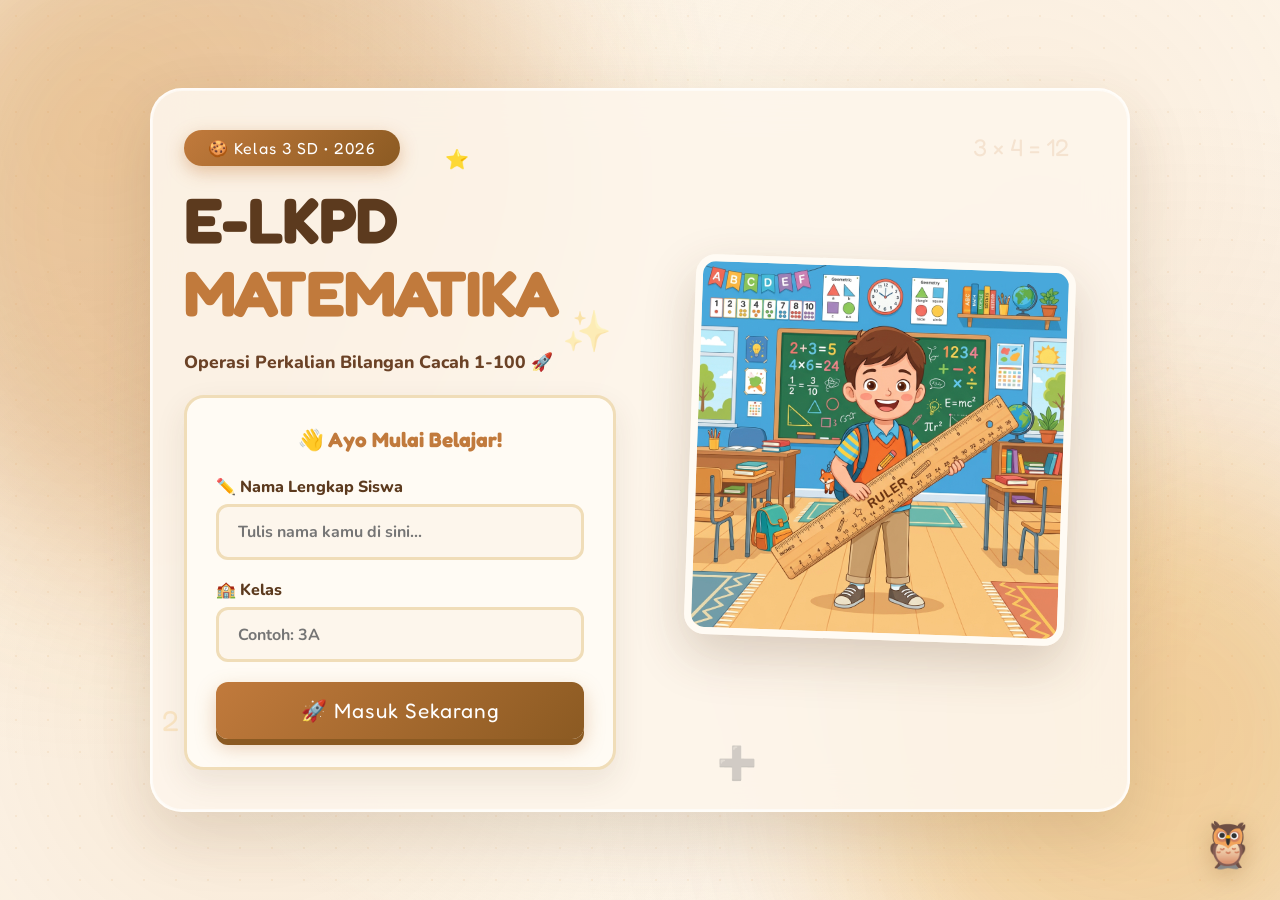
<file: index.html>
<!DOCTYPE html>
<html lang="id">
<head>
  <meta charset="UTF-8">
  <meta name="viewport" content="width=device-width, initial-scale=1.0">
  <title>E-LKPD Matematika – Operasi Perkalian Bilangan Cacah 1-100 | Kelas 3 SD</title>
  <meta name="description" content="E-LKPD Matematika interaktif untuk siswa kelas 3 SD. Materi Penjumlahan Berulang (Perkalian).">
  <link rel="stylesheet" href="css/style.css">
  <link rel="icon" href="data:image/svg+xml,<svg xmlns='http://www.w3.org/2000/svg' viewBox='0 0 100 100'><text y='.9em' font-size='90'>📚</text></svg>">
  <style>
    body { background: #FDF6EC; overflow-x: hidden; margin: 0; }

    /* Warm dot pattern background */
    .bg-pattern {
      position: fixed; top: 0; left: 0; width: 100%; height: 100%;
      background-image: radial-gradient(#D9944E 1.5px, transparent 1.5px);
      background-size: 32px 32px;
      opacity: 0.1; z-index: -2;
    }

    /* Warm color blobs */
    .bg-blobs {
      position: fixed; top: 0; left: 0; width: 100%; height: 100%;
      z-index: -1; overflow: hidden; pointer-events: none;
    }
    .blob {
      position: absolute; border-radius: 50%;
      filter: blur(80px); opacity: 0.35;
      animation: blobPulse 12s ease-in-out infinite alternate;
    }
    @keyframes blobPulse {
      0%   { transform: scale(1) translate(0, 0); }
      100% { transform: scale(1.15) translate(20px, -20px); }
    }
    .blob-1 { top: -15%; left: -10%; width: 55vw; height: 55vw; background: #C17A3C; }
    .blob-2 { bottom: -15%; right: -10%; width: 45vw; height: 45vw; background: #F0A830; animation-delay: -6s; }
    .blob-3 { top: 35%; left: 55%; width: 30vw; height: 30vw; background: #E8A855; opacity: 0.2; animation-duration: 16s; }

    /* ===== LAYOUT ===== */
    .hero-container {
      display: flex; align-items: center; justify-content: center;
      min-height: 100vh; padding: 1.5rem 1rem;
    }

    /* Warm glass card */
    .glass-card {
      background: rgba(253, 246, 236, 0.9);
      backdrop-filter: blur(20px);
      -webkit-backdrop-filter: blur(20px);
      border: 2px solid rgba(255, 255, 255, 0.7);
      border-radius: 32px;
      box-shadow: 0 24px 60px rgba(93,58,30,0.15), inset 0 0 0 1px rgba(255,255,255,0.55);
      padding: 2.5rem 2rem;
      max-width: 980px; width: 100%;
      display: grid; grid-template-columns: 1fr 1fr;
      gap: 3rem; align-items: center;
      position: relative; overflow: hidden;
    }
    @media (max-width: 768px) {
      .glass-card { grid-template-columns: 1fr; gap: 2rem; padding: 2rem 1.5rem; border-radius: 24px; }
      .hero-image-wrapper { order: -1; }
    }
    @media (max-width: 480px) {
      .glass-card { padding: 1.5rem 1.2rem; border-radius: 20px; gap: 1.5rem; }
      .hero-container { padding: 1rem 0.75rem; }
    }

    /* ===== HERO TEXT SIDE ===== */
    .hero-text { display: flex; flex-direction: column; gap: 1.2rem; z-index: 2; }

    .badge {
      align-self: flex-start;
      background: linear-gradient(135deg, #C17A3C, #8B5A22);
      color: white; font-family: 'Fredoka One', cursive;
      font-size: 1rem; padding: 0.5rem 1.5rem;
      border-radius: 50px;
      box-shadow: 0 6px 18px rgba(193,122,60,0.4);
      animation: floatBadge 3s ease-in-out infinite; letter-spacing: 1px;
    }
    @keyframes floatBadge {
      0%,100% { transform: translateY(0) rotate(-1deg); }
      50%      { transform: translateY(-6px) rotate(1deg); }
    }

    .main-title {
      font-family: 'Fredoka One', cursive;
      font-size: clamp(2.4rem, 5vw, 4rem);
      line-height: 1.1; color: #5C3A1E;
      margin: 0; letter-spacing: -1px;
    }
    .main-title span { color: #C17A3C; display: block; margin-top: 0.2rem; }

    .subtitle {
      font-weight: 800; color: #6B4226;
      font-size: clamp(0.9rem, 2.5vw, 1.1rem); line-height: 1.6;
    }

    /* ===== FORM ===== */
    .hero-form {
      background: #FFFBF4; padding: 1.8rem;
      border-radius: 20px;
      box-shadow: 0 12px 30px rgba(93,58,30,0.1);
      border: 3px solid #F0DDB8; z-index: 2;
      transition: transform 0.3s ease, box-shadow 0.3s ease;
    }
    @media (hover: hover) {
      .hero-form:hover { transform: translateY(-5px); box-shadow: 0 20px 45px rgba(93,58,30,0.14); }
    }
    .hero-form h3 {
      font-family: 'Fredoka One', cursive; color: #C17A3C;
      margin-bottom: 1.5rem; font-size: 1.3rem; text-align: center;
    }
    @media (max-width: 480px) {
      .hero-form { padding: 1.4rem; }
      .hero-form h3 { font-size: 1.15rem; margin-bottom: 1rem; }
    }

    /* ===== MASCOT IMAGE SIDE ===== */
    .hero-image-wrapper {
      position: relative; display: flex;
      justify-content: center; align-items: center; z-index: 1;
    }

    .mascot-img {
      width: 100%; max-width: 380px;
      border-radius: 20px;
      box-shadow: 0 20px 50px rgba(93,58,30,0.22);
      border: 7px solid #FFFBF4;
      transform: rotate(2deg);
      transition: all 0.4s cubic-bezier(0.175, 0.885, 0.32, 1.275);
      animation: floatMascot 6s ease-in-out infinite;
    }
    @media (hover: hover) {
      .mascot-img:hover { transform: rotate(0deg) scale(1.05); box-shadow: 0 26px 55px rgba(93,58,30,0.28); }
    }
    @media (max-width: 768px) { .mascot-img { max-width: 260px; } }
    @media (max-width: 480px) { .mascot-img { max-width: 200px; border-width: 5px; } }

    @keyframes floatMascot {
      0%,100% { transform: translateY(0) rotate(2deg); }
      50%      { transform: translateY(-18px) rotate(-1deg); }
    }

    /* Floating math text inside card */
    .floating-math {
      position: absolute; font-family: 'Fredoka One', cursive;
      color: rgba(193,122,60,0.15); pointer-events: none; z-index: 0; user-select: none;
    }
    .fm-1 { top: 6%;  right: 6%;  font-size: 1.5rem; animation: floatAround 8s infinite alternate; }
    .fm-2 { bottom: 10%; left: 1%; font-size: 1.8rem; animation: floatAround 10s infinite alternate-reverse; color: rgba(240,168,48,0.2); }
    .fm-3 { top: 30%; left: 42%; font-size: 2.5rem;  color: rgba(212,137,42,0.28); animation: floatAround 12s infinite alternate; }
    .fm-4 { bottom: 4%; right: 38%; font-size: 2rem;  color: rgba(232,168,85,0.28); animation: floatAround 9s infinite alternate-reverse; }
    @media (max-width: 480px) { .floating-math { display: none; } }

    /* Cute animated stars scattered */
    .twinkle {
      position: absolute; pointer-events: none; z-index: 0;
      font-size: 1.2rem; animation: twinkleStar 3s ease-in-out infinite;
    }
    .twinkle:nth-child(odd)  { animation-delay: 1s; }
    .twinkle:nth-child(even) { animation-delay: 2s; }
    @keyframes twinkleStar {
      0%,100% { opacity: 0.2; transform: scale(0.9) rotate(0deg); }
      50%      { opacity: 0.7; transform: scale(1.2) rotate(15deg); }
    }
  </style>
</head>
<body>

<div class="bg-pattern"></div>
<div class="bg-blobs">
  <div class="blob blob-1"></div>
  <div class="blob blob-2"></div>
  <div class="blob blob-3"></div>
</div>

<main class="hero-container">
  <div class="glass-card">
    <!-- Floating math decorations -->
    <div class="floating-math fm-1">3 × 4 = 12</div>
    <div class="floating-math fm-2">2 + 2 = 4</div>
    <div class="floating-math fm-3">✨</div>
    <div class="floating-math fm-4">➕</div>
    <!-- Twinkling stars -->
    <span class="twinkle" style="top:8%;left:30%;">⭐</span>
    <span class="twinkle" style="top:70%;right:15%;">🌟</span>
    <span class="twinkle" style="bottom:12%;left:38%;">✨</span>

    <!-- LEFT: Text + Form -->
    <div class="hero-text">
      <div class="badge">🍪 Kelas 3 SD • 2026</div>
      <h1 class="main-title">E-LKPD <span>MATEMATIKA</span></h1>
      <p class="subtitle">Operasi Perkalian Bilangan Cacah 1-100 🚀</p>

      <div class="hero-form">
        <h3>👋 Ayo Mulai Belajar!</h3>
        <div class="form-group">
          <label for="input-nama">✏️ Nama Lengkap Siswa</label>
          <input type="text" id="input-nama" placeholder="Tulis nama kamu di sini..."
            autocomplete="off" autocapitalize="words">
        </div>
        <div class="form-group">
          <label for="input-kelas">🏫 Kelas</label>
          <input type="text" id="input-kelas" placeholder="Contoh: 3A"
            autocomplete="off" autocapitalize="characters">
        </div>
        <button class="btn-start" id="btn-start">🚀 Masuk Sekarang</button>
      </div>
    </div>

    <!-- RIGHT: Mascot Image -->
    <div class="hero-image-wrapper">
      <img src="assets/images/mascot.png" alt="Ilustrasi Kelas Matematika" class="mascot-img"
        onerror="this.style.display='none'; this.parentElement.innerHTML='<div style=\'font-size:8rem;text-align:center;animation:floatMascot 6s ease-in-out infinite;\'>🧒</div>';">
    </div>
  </div>
</main>

<!-- Cute floating helper mascot -->
<div class="helper-mascot" title="Semangat belajar! 🎉">🦉</div>

<script src="js/shared.js"></script>
<script>
  document.addEventListener('DOMContentLoaded', () => {
    const savedNama  = localStorage.getItem('elkpd_nama');
    const savedKelas = localStorage.getItem('elkpd_kelas');
    if (savedNama)  document.getElementById('input-nama').value  = savedNama;
    if (savedKelas) document.getElementById('input-kelas').value = savedKelas;

    document.getElementById('btn-start').addEventListener('click', startLearning);
    ['input-nama','input-kelas'].forEach(id => {
      document.getElementById(id).addEventListener('keyup', e => {
        if (e.key === 'Enter') startLearning();
      });
    });
  });

  function startLearning() {
    const name  = document.getElementById('input-nama').value.trim();
    const kelas = document.getElementById('input-kelas').value.trim();

    if (!name || !kelas) {
      showToast('Isi nama dan kelas dulu ya! 😊', 'warning');
      const form = document.querySelector('.hero-form');
      form.style.animation = 'shake 0.4s ease';
      setTimeout(() => form.style.animation = '', 450);
      return;
    }

    localStorage.setItem('elkpd_nama',  name);
    localStorage.setItem('elkpd_kelas', kelas);

    showConfetti();
    const card = document.querySelector('.glass-card');
    card.style.transition = 'all 0.5s ease';
    card.style.transform  = 'scale(0.95)';
    card.style.opacity    = '0';
    setTimeout(() => { window.location.href = 'petunjuk.html'; }, 600);
  }
</script>
</body>
</html>
</file>
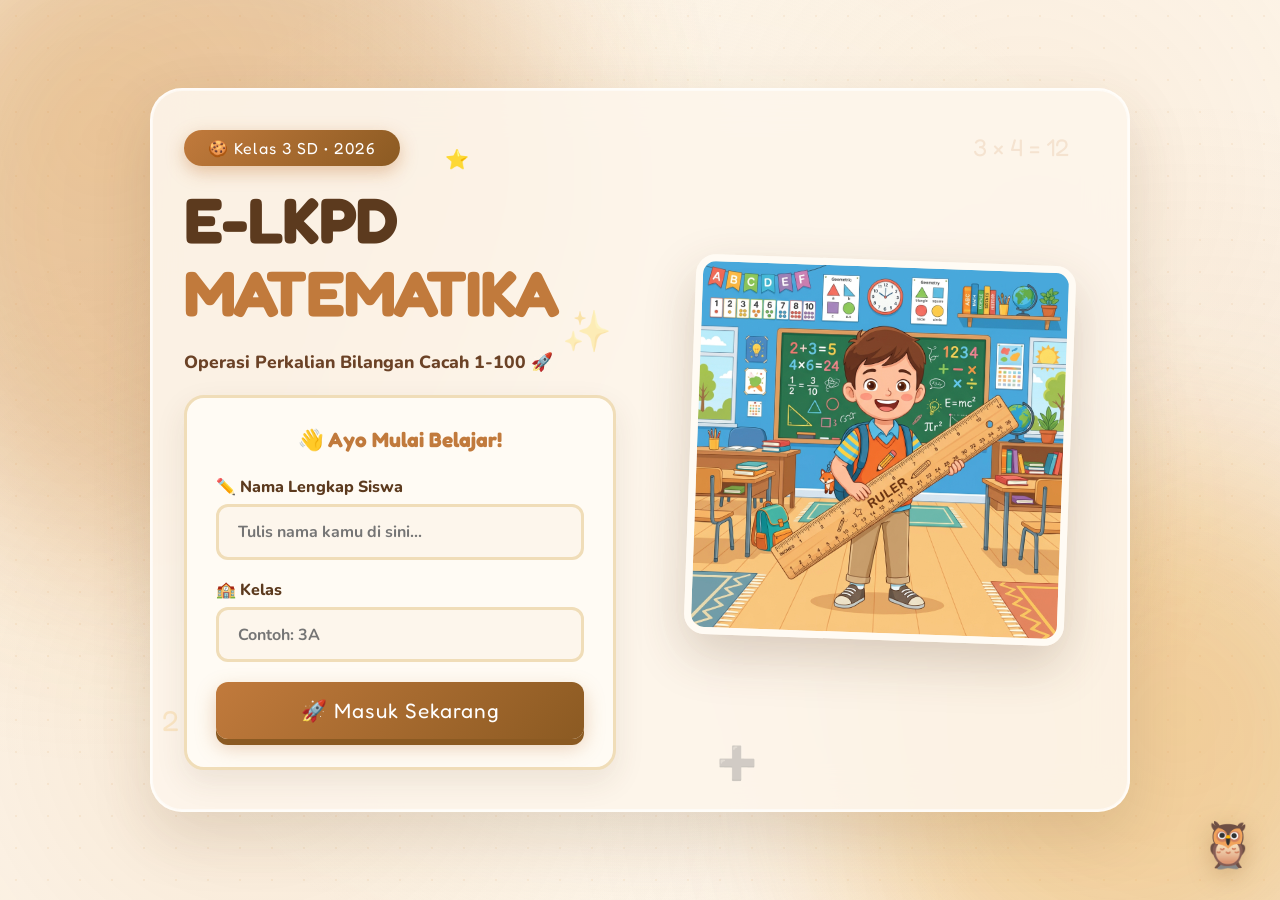
<file: cptp.html>
<!DOCTYPE html>
<html lang="id">
<head>
  <meta charset="UTF-8">
  <meta name="viewport" content="width=device-width, initial-scale=1.0">
  <title>CP & TP – E-LKPD Matematika Kelas 3 SD</title>
  <meta name="description" content="Capaian Pembelajaran dan Tujuan Pembelajaran E-LKPD Matematika kelas 3 SD.">
  <link rel="stylesheet" href="css/style.css">
  <link rel="icon" href="data:image/svg+xml,<svg xmlns='http://www.w3.org/2000/svg' viewBox='0 0 100 100'><text y='.9em' font-size='90'>📚</text></svg>">
</head>
<body>

<!-- Floating background decorations -->
<div class="float-deco">🍪</div>
<div class="float-deco">⭐</div>
<div class="float-deco">🎯</div>
<div class="float-deco">🌟</div>
<div class="float-deco">🦁</div>
<div class="float-deco">🎉</div>

<!-- Student info bar -->
<div id="student-bar" class="student-info-bar">
  <span id="display-nama">👤 </span>
  <span>|</span>
  <span id="display-kelas">🏫 </span>
  <span>|</span>
  <span>E-LKPD Matematika Kelas 3 SD</span>
</div>

<!-- Fun scrolling strip -->
<div class="number-strip"><div class="number-strip-inner"><span>🍪 3×4=12</span><span>⭐ 2+2+2+2+2=10</span><span>🎯 5×3=15</span><span>🌟 4×4=16</span><span>🍎 2×6=12</span><span>🎉 7×2=14</span><span>🌈 3×3=9</span><span>🦁 6×2=12</span><span>🍪 3×4=12</span><span>⭐ 2+2+2+2+2=10</span><span>🎯 5×3=15</span><span>🌟 4×4=16</span><span>🍎 2×6=12</span><span>🎉 7×2=14</span><span>🌈 3×3=9</span><span>🦁 6×2=12</span></div></div>

<!-- Navigation Bar -->
<nav class="navbar">
  <a class="nav-brand" href="index.html">📚 E-LKPD</a>
  <a class="nav-btn" href="petunjuk.html">📋 Petunjuk</a>
  <a class="nav-btn active" href="cptp.html">🎯 CP & TP</a>
  <a class="nav-btn" href="materi.html">📖 Materi</a>
  <a class="nav-btn" href="latihan.html">✏️ Latihan Soal</a>
  <a class="nav-btn" href="refleksi.html">💬 Refleksi</a>
  <a class="nav-btn" href="pengembang.html">👤 Pengembang</a>
</nav>

<div class="page-content">
  <div class="page-container">
    <div class="page-header">
      <span class="header-icon">🎯</span>
      <h1>Capaian & Tujuan Pembelajaran</h1>
    </div>

    <div class="cp-box">
      <div class="card-title">📚 Capaian Pembelajaran (CP)</div>
      <p style="font-weight:700;line-height:1.7;color:var(--text-medium);">
        Peserta didik dapat melakukan operasi <strong style="color:var(--orange-primary);">perkalian</strong> dan
        <strong style="color:var(--orange-primary);">pembagian</strong> bilangan cacah sampai 100
        menggunakan benda-benda konkret, gambar, dan simbol matematika.
      </p>
    </div>

    <div class="card">
      <div class="card-title">🎯 Tujuan Pembelajaran (TP)</div>
      <ul class="tp-list">
        <li>
          <span style="font-size:1.5rem;">💡</span>
          <div>
            <div style="font-weight:900;color:var(--orange-primary);">Tujuan 1</div>
            Menjelaskan konsep perkalian sebagai penjumlahan berulang.
          </div>
        </li>
        <li>
          <span style="font-size:1.5rem;">🧮</span>
          <div>
            <div style="font-weight:900;color:var(--orange-primary);">Tujuan 2</div>
            Menyelesaikan operasi perkalian sederhana dengan benar.
          </div>
        </li>
        <li>
          <span style="font-size:1.5rem;">✅</span>
          <div>
            <div style="font-weight:900;color:var(--orange-primary);">Tujuan 3</div>
            Menentukan hasil operasi sederhana dengan tepat.
          </div>
        </li>
      </ul>
    </div>

    <!-- What you will learn -->
    <div style="background:linear-gradient(135deg,var(--orange-primary),var(--orange-dark));border-radius:var(--radius-xl);padding:1.5rem;color:white;text-align:center;box-shadow:var(--shadow-orange);">
      <div style="font-family:'Fredoka One',cursive;font-size:1.3rem;margin-bottom:1rem;">Yang akan kamu pelajari hari ini:</div>
      <div style="display:flex;gap:1rem;justify-content:center;flex-wrap:wrap;">
        <div style="background:rgba(255,255,255,0.2);border-radius:var(--radius-md);padding:0.8rem 1.2rem;font-weight:700;font-size:0.9rem;">
          🔢 Penjumlahan berulang
        </div>
        <div style="background:rgba(255,255,255,0.2);border-radius:var(--radius-md);padding:0.8rem 1.2rem;font-weight:700;font-size:0.9rem;">
          ✖️ Notasi perkalian
        </div>
        <div style="background:rgba(255,255,255,0.2);border-radius:var(--radius-md);padding:0.8rem 1.2rem;font-weight:700;font-size:0.9rem;">
          📊 Kalimat matematika
        </div>
      </div>
    </div>

    <div class="btn-group">
      <a class="btn btn-secondary" href="petunjuk.html">← Petunjuk</a>
      <a class="btn btn-primary" href="materi.html">Lihat Materi →</a>
    </div>
  </div>
</div>

<!-- Cute floating helper mascot -->
<div class="helper-mascot" title="Semangat belajar! 🎉">🦉</div>

<script src="js/shared.js"></script>
<script>
  document.addEventListener('DOMContentLoaded', () => {
    if (!requireLogin()) return;
    initStudentBar();
  });
</script>
</body>
</html>
</file>
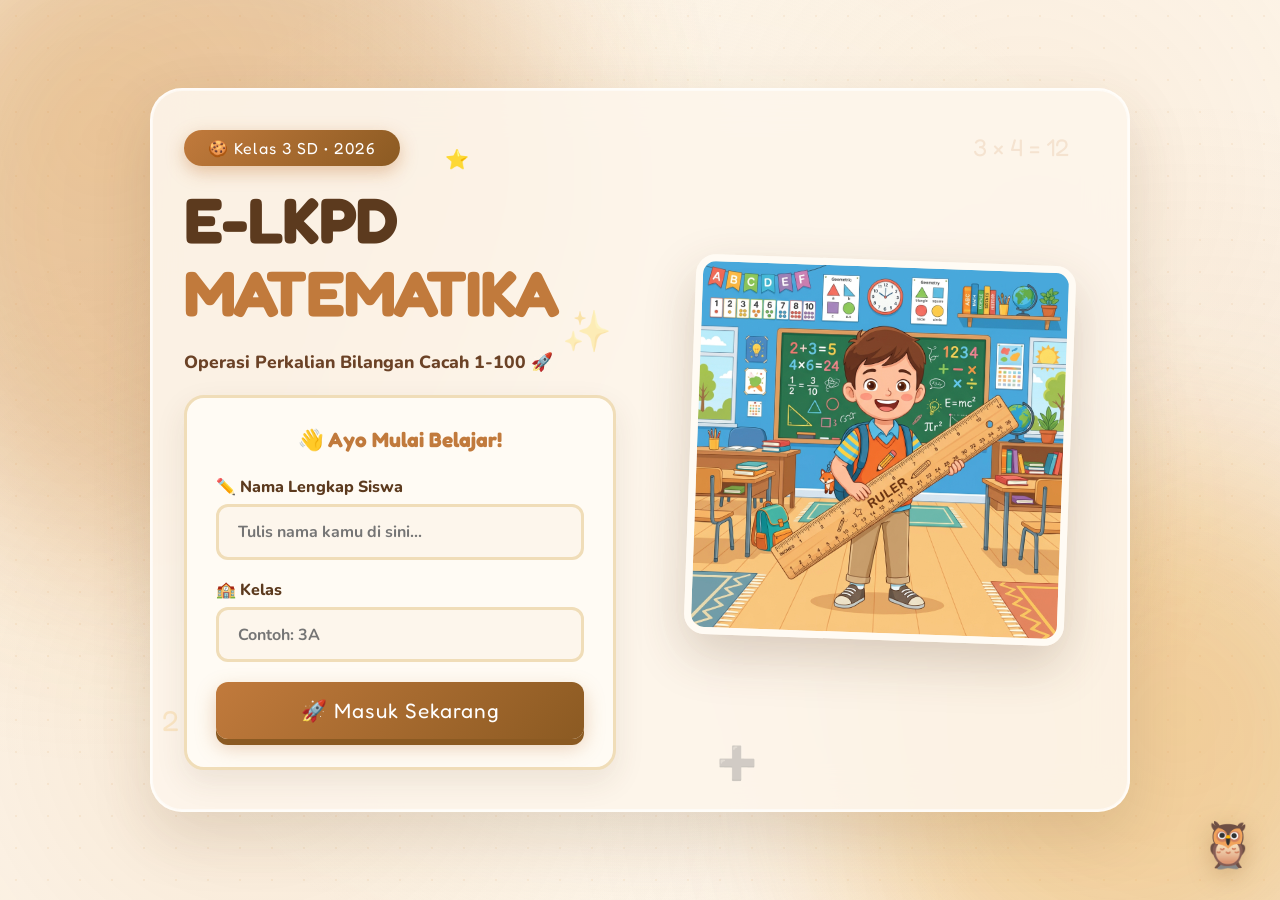
<file: latihan.html>
<!DOCTYPE html>
<html lang="id">
<head>
  <meta charset="UTF-8">
  <meta name="viewport" content="width=device-width, initial-scale=1.0">
  <title>Latihan Soal – E-LKPD Matematika Kelas 3 SD</title>
  <meta name="description" content="Latihan soal interaktif perkalian sebagai penjumlahan berulang untuk siswa kelas 3 SD.">
  <link rel="stylesheet" href="css/style.css">
  <link rel="icon" href="data:image/svg+xml,<svg xmlns='http://www.w3.org/2000/svg' viewBox='0 0 100 100'><text y='.9em' font-size='90'>📚</text></svg>">
</head>
<body>

<div class="float-deco">🍪</div>
<div class="float-deco">⭐</div>
<div class="float-deco">🎯</div>
<div class="float-deco">🌟</div>
<div class="float-deco">🦁</div>
<div class="float-deco">🎉</div>

<div id="student-bar" class="student-info-bar">
  <span id="display-nama">👤 </span>
  <span>|</span>
  <span id="display-kelas">🏫 </span>
  <span>|</span>
  <span>E-LKPD Matematika Kelas 3 SD</span>
</div>

<div class="number-strip"><div class="number-strip-inner"><span>🍪 3×4=12</span><span>⭐ 2+2+2+2+2=10</span><span>🎯 5×3=15</span><span>🌟 4×4=16</span><span>🍎 2×6=12</span><span>🎉 7×2=14</span><span>🌈 3×3=9</span><span>🦁 6×2=12</span><span>🍪 3×4=12</span><span>⭐ 2+2+2+2+2=10</span><span>🎯 5×3=15</span><span>🌟 4×4=16</span><span>🍎 2×6=12</span><span>🎉 7×2=14</span><span>🌈 3×3=9</span><span>🦁 6×2=12</span></div></div>

<nav class="navbar">
  <a class="nav-brand" href="index.html">📚 E-LKPD</a>
  <a class="nav-btn" href="petunjuk.html">📋 Petunjuk</a>
  <a class="nav-btn" href="cptp.html">🎯 CP & TP</a>
  <a class="nav-btn" href="materi.html">📖 Materi</a>
  <a class="nav-btn active" href="latihan.html">✏️ Latihan Soal</a>
  <a class="nav-btn" href="refleksi.html">💬 Refleksi</a>
  <a class="nav-btn" href="pengembang.html">👤 Pengembang</a>
</nav>

<div class="page-content">
  <div class="page-container">
    <div class="page-header">
      <span class="header-icon">✏️</span>
      <h1>Latihan Soal Interaktif</h1>
      <p style="margin-top:0.5rem;opacity:0.9;font-size:0.95rem;position:relative;z-index:1;">
        Ada 3 jenis latihan seru menunggumu! Semangat ya! 💪
      </p>
    </div>

    <div class="score-bar">
      <span style="font-family:'Fredoka One',cursive;font-size:1rem;color:var(--brown);">🏆 Skor:</span>
      <div class="score-item">📝 Soal Cerita: <span class="score-num" id="score-fill">-</span></div>
      <div class="score-item">📊 Tabel: <span class="score-num" id="score-table">-</span></div>
      <div class="score-item">🎮 Game: <span class="score-num" id="score-dnd">-</span></div>
    </div>

    <div class="card">
      <div class="soal-header">
        <div class="soal-badge">Bagian 1</div>
        <div class="card-title" style="margin:0;">📝 Selesaikan Soal Cerita Berikut!</div>
      </div>

      <div style="background:var(--yellow-soft);border-radius:var(--radius-md);padding:1rem;margin-bottom:1.2rem;border:2px dashed var(--yellow-bright);">
        <p style="font-weight:700;color:var(--brown);font-size:0.9rem;">
          📌 <strong>Petunjuk:</strong> Bacalah soal cerita di bawah ini dengan teliti! Isi titik-titik pada bagian penjumlahan berulang, kalimat perkalian, dan hasil akhirnya.
        </p>
      </div>

      <div id="fill-container" style="display: flex; flex-direction: column; gap: 1.5rem;">
        </div>

      <div class="btn-group" style="margin-top: 1.5rem;">
        <button class="btn btn-primary" id="btn-check-fill">✅ Periksa Jawaban</button>
        <button class="btn btn-secondary" id="btn-reset-fill">🔄 Ulangi</button>
      </div>
    </div>

    <div class="card">
      <div class="soal-header">
        <div class="soal-badge">Bagian 2</div>
        <div class="card-title" style="margin:0;">📊 Lengkapi Tabel Berikut!</div>
      </div>

      <div style="background:var(--yellow-soft);border-radius:var(--radius-md);padding:1rem;margin-bottom:1.2rem;border:2px dashed var(--yellow-bright);">
        <p style="font-weight:700;color:var(--brown);font-size:0.9rem;">
          📌 <strong>Petunjuk:</strong> Lihat gambar simbol, lalu isi kolom
          penjumlahan, notasi perkalian, dan kalimat matematikanya!
          Contoh baris 1 sudah diisi untukmu. ✨
        </p>
        <p style="font-size:0.8rem;color:var(--brown-light);font-weight:700;margin-top:0.5rem;">📱 <em>Geser tabel ke kiri jika perlu di HP</em></p>
      </div>

      <div class="table-wrapper">
        <table class="latihan-table">
          <thead>
            <tr>
              <th>Benda</th>
              <th>Banyak benda dalam penjumlahan</th>
              <th>Notasi perkalian</th>
              <th>Kalimat matematika</th>
            </tr>
          </thead>
          <tbody id="table-body">
            </tbody>
        </table>
      </div>

      <div class="btn-group">
        <button class="btn btn-primary" id="btn-check-table">✅ Periksa Jawaban</button>
        <button class="btn btn-secondary" id="btn-reset-table">🔄 Ulangi</button>
      </div>
    </div>

    <div class="card">
      <div class="soal-header">
        <div class="soal-badge">Bagian 3</div>
        <div class="card-title" style="margin:0;">🎮 Game Cocokkan Gambar!</div>
      </div>

      <div class="dnd-instructions">
        🎯 <strong>Cara main:</strong><br>
        💻 <strong>Komputer:</strong> Seret kartu ke kotak yang sesuai<br>
        📱 <strong>HP:</strong> Ketuk kartu → lalu ketuk kotaknya<br>
        🟢 Hijau = Benar! &nbsp; 🔴 Merah = Salah, coba lagi!
      </div>

      <div class="dnd-game-area">
        <div>
          <p style="font-family:'Fredoka One',cursive;font-size:1rem;color:var(--brown);margin-bottom:0.8rem;text-align:center;">
            📦 Taruh kartu perkalian di kotak yang sesuai:
          </p>
          <div class="dropzone-grid" id="dnd-dropzone-grid">
            </div>
        </div>

        <div>
          <p style="font-family:'Fredoka One',cursive;font-size:1rem;color:var(--brown);margin-bottom:0.8rem;text-align:center;">
            🃏 Kartu perkalian — seret ke kotak yang tepat:
          </p>
          <div class="draggable-pool" id="dnd-chip-pool">
            </div>
        </div>
      </div>

      <div class="btn-group">
        <button class="btn btn-primary" id="btn-check-dnd">✅ Cek Skor Game</button>
        <button class="btn btn-secondary" id="btn-reset-dnd">🔄 Main Lagi</button>
      </div>
    </div>

    <div class="btn-group">
      <a class="btn btn-secondary" href="materi.html">← Materi</a>
      <a class="btn btn-primary" href="refleksi.html">Refleksi →</a>
    </div>
  </div>
</div>

<div class="result-overlay" id="result-overlay">
  <div class="result-modal">
    <span class="result-emoji" id="result-emoji">🏆</span>
    <div class="result-title" id="result-title">Luar Biasa!</div>
    <div class="result-score" id="result-score">0/0</div>
    <div class="result-msg" id="result-msg">Kamu hebat!</div>
    <div class="btn-group" style="flex-direction:column;gap:0.6rem;">
      <button class="btn btn-primary" id="btn-close-result">👍 Lanjutkan!</button>
    </div>
  </div>
</div>

<div class="helper-mascot" title="Semangat belajar! 🎉">🦉</div>

<script src="js/shared.js"></script>
<script>
// ========== STATE ==========
const scores = { fill: 0, table: 0, dnd: 0 };

// ========== FILL IN BLANKS (SOAL CERITA) ==========
const fillData = [
  { 
    story: "Siti membawa 4 kotak pensil ke sekolah. Setiap kotak berisi 6 pensil. Berapa jumlah pensil Siti seluruhnya?", 
    emoji: '✏️', groups: 4, perGroup: 6, objName: 'pensil' 
  },
  { 
    story: "Pak Budi menanam bunga di 5 pot. Setiap pot berisi 3 bunga. Berapa banyak bunga semuanya?", 
    emoji: '🌷', groups: 5, perGroup: 3, objName: 'bunga' 
  },
  { 
    story: "Di kelas terdapat 6 meja. Di atas setiap meja diletakkan 2 buku. Berapa jumlah buku di semua meja?", 
    emoji: '📗', groups: 6, perGroup: 2, objName: 'buku' 
  },
  { 
    story: "Ibu membeli 3 kantong apel. Setiap kantong berisi 4 apel. Berapa jumlah semua apel yang dibeli ibu?", 
    emoji: '🍎', groups: 3, perGroup: 4, objName: 'apel' 
  }
];

function buildFillSection() {
  const container = document.getElementById('fill-container');
  container.innerHTML = '';

  fillData.forEach((d, idx) => {
    const total = d.groups * d.perGroup;
    
    // Membuat grup tampilan emoji otomatis sesuai jumlah kotak/kelompok
    const groupsDisplay = Array(d.groups).fill(null).map(() =>
      `<div style="background: white; padding: 0.3rem 0.5rem; border-radius: 8px; border: 1px solid #eee; display: inline-block;">${d.emoji.repeat(d.perGroup)}</div>`
    ).join('');

    // Membuat input kotak penjumlahan otomatis (misal: [] + [] + [] + [])
    let addInputsHtml = '';
    for(let i=0; i<d.groups; i++) {
      addInputsHtml += `<input type="number" class="fill-input" id="fill-add-${idx}-${i}" placeholder="..." data-answer="${d.perGroup}" style="width:50px; padding: 0.3rem; text-align: center;">`;
      if(i < d.groups - 1) addInputsHtml += `<span style="color:var(--brown); font-weight:bold; margin: 0 0.2rem;">+</span>`;
    }

    const item = document.createElement('div');
    item.className = 'fill-item';
    item.id = `fill-item-${idx}`;
    item.style.display = 'block';
    item.style.textAlign = 'left';
    item.style.padding = '1.5rem';

    item.innerHTML = `
      <p style="font-weight: 700; color: var(--brown); margin-bottom: 0.8rem; line-height: 1.5; font-size: 1.05rem;">${idx + 1}. ${d.story}</p>
      
      <div style="font-size:1.4rem; display: flex; flex-wrap: wrap; gap: 0.5rem; margin-bottom: 1.2rem; align-items: center;">
        ${groupsDisplay}
      </div>

      <div style="display:flex; flex-direction:column; gap:0.8rem; background: rgba(255,255,255,0.5); padding: 1rem; border-radius: 10px;">
        
        <div style="display:flex; align-items:center; flex-wrap:wrap; gap:0.3rem;">
          <span style="color:var(--brown); font-weight:600; min-width: 160px;">Penjumlahan berulang:</span>
          ${addInputsHtml}
        </div>

        <div style="display:flex; align-items:center; flex-wrap:wrap; gap:0.3rem;">
          <span style="color:var(--brown); font-weight:600; min-width: 160px;">Kalimat perkalian:</span>
          <input type="number" class="fill-input" id="fill-m1-${idx}" placeholder="..." data-answer="${d.groups}" style="width:50px; padding: 0.3rem; text-align: center;">
          <span style="color:var(--brown); font-weight:bold; margin:0 0.2rem;">×</span>
          <input type="number" class="fill-input" id="fill-m2-${idx}" placeholder="..." data-answer="${d.perGroup}" style="width:50px; padding: 0.3rem; text-align: center;">
          <span style="color:var(--brown); font-weight:bold; margin:0 0.2rem;">=</span>
          <input type="number" class="fill-input" id="fill-m3-${idx}" placeholder="..." data-answer="${total}" style="width:60px; padding: 0.3rem; text-align: center;">
        </div>

        <div style="display:flex; align-items:center; flex-wrap:wrap; gap:0.3rem; margin-top: 0.5rem; border-top: 2px dashed #ddd; padding-top: 0.8rem;">
          <span style="color:var(--brown); font-weight:700;">Jadi, jumlah semua ${d.objName} adalah</span>
          <input type="number" class="fill-input" id="fill-conc-${idx}" placeholder="..." data-answer="${total}" style="width:60px; padding: 0.3rem; text-align: center; font-weight: bold;">
          <span style="color:var(--brown); font-weight:700;">${d.objName}.</span>
        </div>

      </div>
      <div class="feedback-icon" id="fill-fb-${idx}" style="text-align: right; margin-top:0.5rem; height: 1.5rem; font-weight: bold;"></div>
    `;
    container.appendChild(item);

    item.querySelectorAll('.fill-input').forEach(input => {
      input.addEventListener('change', () => checkFillItem(idx));
      input.addEventListener('keyup', (e) => { if (e.key === 'Enter') checkFillItem(idx); });
    });
  });
}

function checkFillItem(idx) {
  const d = fillData[idx];
  const total = d.groups * d.perGroup;
  const item = document.getElementById(`fill-item-${idx}`);
  const fb = document.getElementById(`fill-fb-${idx}`);

  let allCorrect = true;
  let anyFilled = false;

  const setClass = (el, ok) => {
    if (el.value === '') {
      allCorrect = false;
      return;
    }
    anyFilled = true;
    el.classList.toggle('correct-input', ok);
    el.classList.toggle('wrong-input', !ok);
    if(!ok) allCorrect = false;
  };

  // Koreksi penjumlahan berulang
  for(let i=0; i<d.groups; i++) {
    const el = document.getElementById(`fill-add-${idx}-${i}`);
    setClass(el, parseInt(el.value) === d.perGroup);
  }

  // Koreksi kalimat perkalian
  const m1 = document.getElementById(`fill-m1-${idx}`);
  const m2 = document.getElementById(`fill-m2-${idx}`);
  const m3 = document.getElementById(`fill-m3-${idx}`);
  setClass(m1, parseInt(m1.value) === d.groups);
  setClass(m2, parseInt(m2.value) === d.perGroup);
  setClass(m3, parseInt(m3.value) === total);

  // Koreksi kesimpulan kesimpulan akhir
  const conc = document.getElementById(`fill-conc-${idx}`);
  setClass(conc, parseInt(conc.value) === total);

  if (allCorrect) {
    fb.textContent = '🎉 Benar sekali!';
    item.classList.add('correct-item');
    item.classList.remove('wrong-item');
  } else if (anyFilled) {
    fb.textContent = '❌ Masih ada yang kurang, periksa lagi ya!';
    item.classList.add('wrong-item');
    item.classList.remove('correct-item');
  }
}

function checkAllFill() {
  fillData.forEach((_, idx) => checkFillItem(idx));
  const correct = document.querySelectorAll('.fill-item.correct-item').length;
  scores.fill = correct;
  document.getElementById('score-fill').textContent = correct;
  showResult(correct, fillData.length);
}

function resetFill() {
  buildFillSection();
  document.getElementById('score-fill').textContent = '-';
}

// ========== TABLE EXERCISE ==========
// Data ini disesuaikan sepenuhnya dengan urutan gambar pelatihannya
const tableData = [
  { symbols: '★ ★   ★ ★   ★ ★\n  ★     ★     ★', groups: 3, perGroup: 3, given: true },
  { symbols: '▲▲    ▲▲\n▲▲    ▲▲', groups: 2, perGroup: 4, given: false },
  { symbols: '♥   ♥   ♥   ♥', groups: 4, perGroup: 1, given: false },
  { symbols: '●●   ●●   ●●\n●●   ●●   ●●\n●●   ●●   ●●', groups: 3, perGroup: 6, given: false },
  { symbols: '↕↕   ↕↕   ↕↕   ↕↕\n↕↕   ↕↕   ↕↕   ↕↕', groups: 4, perGroup: 4, given: false },
  { symbols: '◆◆◆◆   ◆◆◆◆\n◆◆◆◆   ◆◆◆◆', groups: 2, perGroup: 8, given: false },
  { symbols: '● ●   ● ●   ● ●   ● ●   ● ●\n  ●     ●     ●     ●     ●\n● ●   ● ●   ● ●   ● ●   ● ●', groups: 5, perGroup: 5, given: false },
  { symbols: '✦      ✦\n   ✦      ✦', groups: 2, perGroup: 2, given: false },
  { symbols: '❋❋❋   ❋❋❋   ❋❋❋\n❋❋❋   ❋❋❋   ❋❋❋\n❋❋❋   ❋❋❋   ❋❋❋', groups: 3, perGroup: 9, given: false },
  { symbols: '✕✕   ✕✕   ✕✕   ✕✕\n ✕    ✕    ✕    ✕', groups: 4, perGroup: 3, given: false }
];

function buildTableSection() {
  const tbody = document.getElementById('table-body');
  tbody.innerHTML = '';

  tableData.forEach((d, idx) => {
    const total = d.groups * d.perGroup;
    const addStr = Array(d.groups).fill(d.perGroup).join(' + ');
    const notasi = `${d.groups} x ${d.perGroup}`;
    const kalimat = `${d.groups} x ${d.perGroup} = ${total}`;

    const tr = document.createElement('tr');
    
    // Style pre-line disematkan agar susunan baris simbol (newline \n) terbaca rapi seperti gambar
    if (d.given) {
      tr.innerHTML = `
        <td class="symbol-cell" style="white-space: pre-line; line-height: 1.2;">${d.symbols}</td>
        <td class="given-cell">${addStr}</td>
        <td class="given-cell">${notasi}</td>
        <td class="given-cell">${kalimat}</td>`;
    } else {
      tr.innerHTML = `
        <td class="symbol-cell" style="white-space: pre-line; line-height: 1.2;">${d.symbols}</td>
        <td><input type="text" class="table-input" placeholder="... + ... = ..."
          data-answer="${addStr}" data-idx="${idx}" data-col="add"></td>
        <td><input type="text" class="table-input" placeholder="... x ..."
          data-answer="${notasi}" data-idx="${idx}" data-col="notasi"
          style="min-width:80px"></td>
        <td><input type="text" class="table-input" placeholder="... x ... = ..."
          data-answer="${kalimat}" data-idx="${idx}" data-col="kalimat"></td>`;
    }
    tbody.appendChild(tr);

    if (!d.given) {
      tr.querySelectorAll('.table-input').forEach(input => {
        input.addEventListener('blur', () => checkTableInput(input));
        input.addEventListener('keyup', (e) => { if (e.key === 'Enter') checkTableInput(input); });
      });
    }
  });
}

function checkTableInput(input) {
  if (!input.value.trim()) return;
  const answer = input.dataset.answer;
  const normalize = s => s.replace(/\s+/g, '').toLowerCase().replace(/×/g, 'x');
  const ok = normalize(input.value) === normalize(answer);
  input.classList.toggle('correct-input', ok);
  input.classList.toggle('wrong-input', !ok);
}

function checkAllTable() {
  let correct = 0;
  document.querySelectorAll('#table-body .table-input').forEach(input => {
    checkTableInput(input);
    if (input.classList.contains('correct-input')) correct++;
  });
  const total = document.querySelectorAll('#table-body .table-input').length;
  scores.table = correct;
  document.getElementById('score-table').textContent = correct;
  showResult(correct, total);
}

function resetTable() {
  buildTableSection();
  document.getElementById('score-table').textContent = '-';
}

// ========== DRAG AND DROP GAME ==========
const dndPairs = [
  { id: 'dnd-pineapple', visual: '🍍🍍\n🍍🍍', desc: '4 kelompok, tiap kelompok 2 nanas', answer: '4 x 2', groups: 4, perGroup: 2 },
  { id: 'dnd-pear', visual: '🍐🍐🍐\n🍐🍐🍐\n🍐🍐🍐', desc: '3 kelompok, tiap kelompok 3 pir', answer: '3 x 3', groups: 3, perGroup: 3 },
  { id: 'dnd-apple', visual: '🍎🍎🍎\n🍎🍎🍎', desc: '2 kelompok, tiap kelompok 3 apel', answer: '2 x 3', groups: 2, perGroup: 3 },
  { id: 'dnd-star', visual: '⭐⭐⭐⭐⭐', desc: '5 bintang dalam 1 kelompok', answer: '1 x 5', groups: 1, perGroup: 5 },
  { id: 'dnd-strawberry', visual: '🍓🍓\n🍓🍓\n🍓🍓', desc: '3 kelompok, tiap kelompok 2 stroberi', answer: '3 x 2', groups: 3, perGroup: 2 },
  { id: 'dnd-orange', visual: '🍊🍊🍊\n🍊🍊🍊\n🍊🍊🍊\n🍊🍊🍊', desc: '4 kelompok, tiap kelompok 3 jeruk', answer: '4 x 3', groups: 4, perGroup: 3 },
];

const dndChips = ['2 x 3', '4 x 2', '3 x 3', '1 x 5', '3 x 2', '4 x 3'];
let draggedChip = null;
let selectedChip = null;   // for tap-to-place on mobile
let dndAnswers = {};

function buildDNDSection() {
  dndAnswers = {};
  selectedChip = null;
  const grid = document.getElementById('dnd-dropzone-grid');
  grid.innerHTML = '';

  dndPairs.forEach(pair => {
    const card = document.createElement('div');
    card.className = 'dropzone-card';
    card.id = `dropzone-${pair.id}`;
    card.dataset.answer = pair.answer;
    card.innerHTML = `
      <div class="dropzone-visual" style="white-space:pre-line;font-size:1.1rem">${pair.visual}</div>
      <div class="dropzone-desc">${pair.desc}</div>
      <div class="dropzone-slot" id="slot-${pair.id}">Taruh di sini</div>
    `;
    card.addEventListener('dragover', onDragOver);
    card.addEventListener('dragleave', onDragLeave);
    card.addEventListener('drop', onDrop);
    card.addEventListener('click', onDropzoneTap);
    grid.appendChild(card);
  });

  const pool = document.getElementById('dnd-chip-pool');
  pool.innerHTML = '';
  const shuffled = [...dndChips].sort(() => Math.random() - 0.5);
  shuffled.forEach(chip => {
    const el = document.createElement('div');
    el.className = 'draggable-chip';
    el.draggable = true;
    el.textContent = chip;
    el.dataset.value = chip;
    el.id = `chip-${chip.replace(/\s/g, '')}`;
    el.addEventListener('dragstart', onDragStart);
    el.addEventListener('dragend', onDragEnd);
    el.addEventListener('click', onChipTap);
    pool.appendChild(el);
  });
}

function onDragStart(e) {
  draggedChip = e.target;
  e.target.classList.add('dragging');
  e.dataTransfer.setData('text/plain', e.target.dataset.value);
  e.dataTransfer.effectAllowed = 'move';
}

function onDragEnd(e) {
  e.target.classList.remove('dragging');
  draggedChip = null;
}

function onDragOver(e) {
  e.preventDefault();
  e.dataTransfer.dropEffect = 'move';
  const card = e.currentTarget;
  if (!card.classList.contains('correct-drop')) card.classList.add('drag-over');
}

function onDragLeave(e) {
  e.currentTarget.classList.remove('drag-over');
}

function onDrop(e) {
  e.preventDefault();
  const card = e.currentTarget;
  card.classList.remove('drag-over');
  const value = e.dataTransfer.getData('text/plain');
  placeChipOnCard(card, value);
}

function onChipTap(e) {
  if (e.target.classList.contains('used')) return;
  if (selectedChip) selectedChip.classList.remove('selected');
  if (selectedChip === e.target) {
    selectedChip = null;
    document.querySelectorAll('.dropzone-card').forEach(c => c.classList.remove('tap-target'));
    return;
  }
  selectedChip = e.target;
  selectedChip.classList.add('selected');
  document.querySelectorAll('.dropzone-card:not(.correct-drop)').forEach(c => c.classList.add('tap-target'));
  showToast('👆 Ketuk kotak gambar yang sesuai!', 'info');
}

function onDropzoneTap(e) {
  if (!selectedChip) return;
  const card = e.currentTarget;
  if (card.classList.contains('correct-drop')) return;
  card.classList.remove('tap-target');
  document.querySelectorAll('.dropzone-card').forEach(c => c.classList.remove('tap-target'));
  placeChipOnCard(card, selectedChip.dataset.value);
  selectedChip.classList.remove('selected');
  selectedChip = null;
}

function placeChipOnCard(card, value) {
  const answer = card.dataset.answer;
  const pairId = card.id.replace('dropzone-', '');
  const slot = document.getElementById(`slot-${pairId}`);

  if (value === answer) {
    slot.textContent = value;
    slot.classList.add('filled');
    card.classList.add('correct-drop');
    card.classList.remove('wrong-drop');
    dndAnswers[pairId] = true;
    const chip = document.getElementById(`chip-${value.replace(/\s/g, '')}`);
    if (chip) chip.classList.add('used');
    showToast('🎉 Benar! Keren!', 'success');
  } else {
    card.classList.add('wrong-drop');
    setTimeout(() => card.classList.remove('wrong-drop'), 500);
    showToast('❌ Bukan itu, coba lagi!', 'error');
  }
}

function checkAllDND() {
  const correct = Object.values(dndAnswers).filter(Boolean).length;
  scores.dnd = correct;
  document.getElementById('score-dnd').textContent = correct;
  showResult(correct, dndPairs.length);
}

function resetDND() {
  buildDNDSection();
  document.getElementById('score-dnd').textContent = '-';
}

// ========== INIT ==========
document.addEventListener('DOMContentLoaded', () => {
  if (!requireLogin()) return;
  initStudentBar();
  initResultModal();

  buildFillSection();
  buildTableSection();
  buildDNDSection();

  document.getElementById('btn-check-fill').addEventListener('click', checkAllFill);
  document.getElementById('btn-reset-fill').addEventListener('click', resetFill);
  document.getElementById('btn-check-table').addEventListener('click', checkAllTable);
  document.getElementById('btn-reset-table').addEventListener('click', resetTable);
  document.getElementById('btn-check-dnd').addEventListener('click', checkAllDND);
  document.getElementById('btn-reset-dnd').addEventListener('click', resetDND);
});
</script>
</body>
</html>
</file>
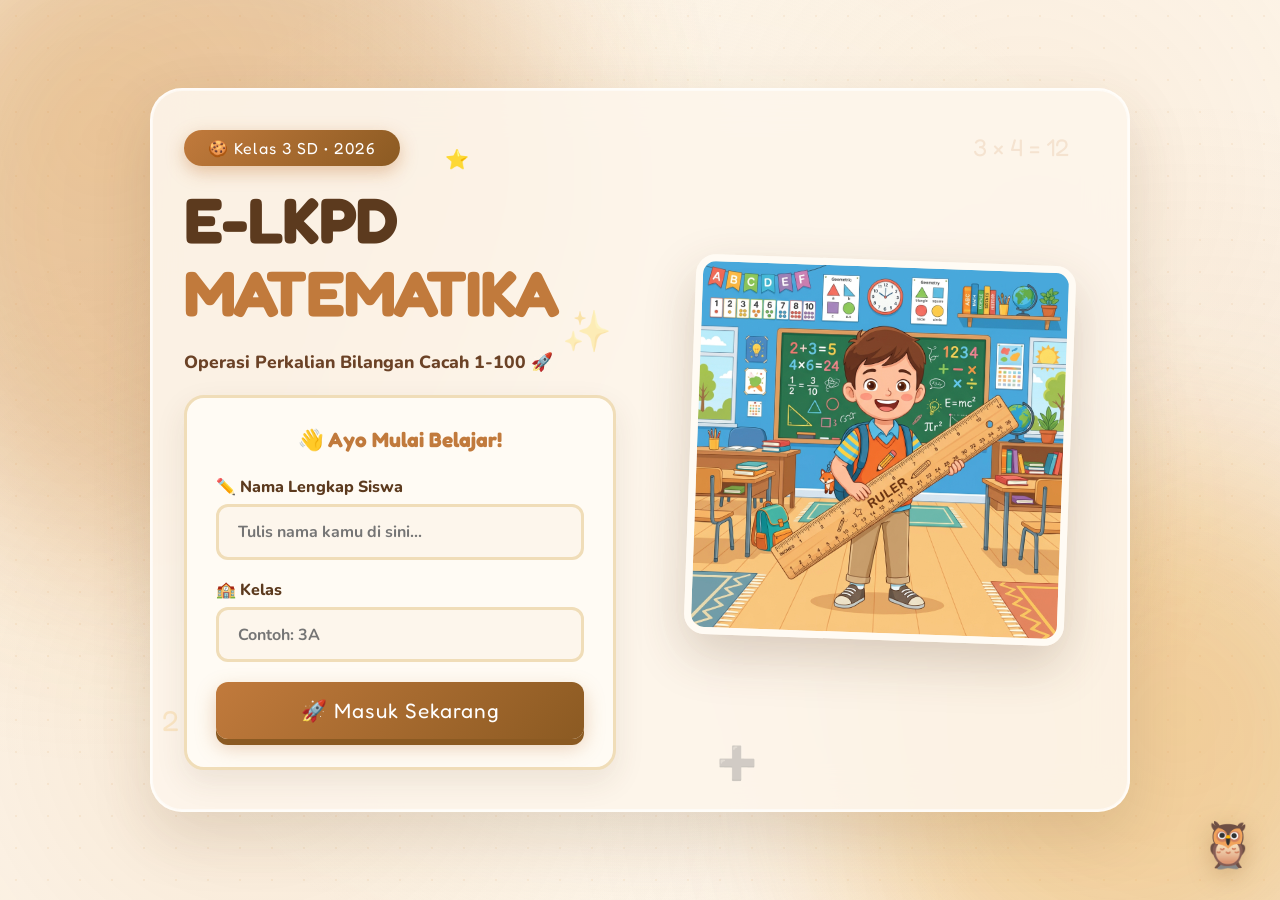
<file: materi.html>
<!DOCTYPE html>
<html lang="id">
<head>
  <meta charset="UTF-8">
  <meta name="viewport" content="width=device-width, initial-scale=1.0">
  <title>Materi Pembelajaran – E-LKPD Matematika Kelas 3 SD</title>
  <meta name="description" content="Materi pembelajaran perkalian sebagai penjumlahan berulang untuk siswa kelas 3 SD.">
  <link rel="stylesheet" href="css/style.css">
  <link rel="icon" href="data:image/svg+xml,<svg xmlns='http://www.w3.org/2000/svg' viewBox='0 0 100 100'><text y='.9em' font-size='90'>📚</text></svg>">
</head>
<body>

<div class="float-deco">🍪</div>
<div class="float-deco">⭐</div>
<div class="float-deco">🎯</div>
<div class="float-deco">🌟</div>
<div class="float-deco">🦁</div>
<div class="float-deco">🎉</div>

<div id="student-bar" class="student-info-bar">
  <span id="display-nama">👤 </span>
  <span>|</span>
  <span id="display-kelas">🏫 </span>
  <span>|</span>
  <span>E-LKPD Matematika Kelas 3 SD</span>
</div>

<div class="number-strip"><div class="number-strip-inner"><span>🍪 3×4=12</span><span>⭐ 2+2+2+2+2=10</span><span>🎯 5×3=15</span><span>🌟 4×4=16</span><span>🍎 2×6=12</span><span>🎉 7×2=14</span><span>🌈 3×3=9</span><span>🦁 6×2=12</span><span>🍪 3×4=12</span><span>⭐ 2+2+2+2+2=10</span><span>🎯 5×3=15</span><span>🌟 4×4=16</span><span>🍎 2×6=12</span><span>🎉 7×2=14</span><span>🌈 3×3=9</span><span>🦁 6×2=12</span></div></div>

<nav class="navbar">
  <a class="nav-brand" href="index.html">📚 E-LKPD</a>
  <a class="nav-btn" href="petunjuk.html">📋 Petunjuk</a>
  <a class="nav-btn" href="cptp.html">🎯 CP & TP</a>
  <a class="nav-btn active" href="materi.html">📖 Materi</a>
  <a class="nav-btn" href="latihan.html">✏️ Latihan Soal</a>
  <a class="nav-btn" href="refleksi.html">💬 Refleksi</a>
  <a class="nav-btn" href="pengembang.html">👤 Pengembang</a>
</nav>

<div class="page-content">
  <div class="page-container">
    <div class="page-header">
      <span class="header-icon">📖</span>
      <h1>Materi Pembelajaran</h1>
      <p style="margin-top:0.5rem;opacity:0.9;font-size:0.95rem;position:relative;z-index:1;">
        Apa itu Perkalian sebagai Penjumlahan Berulang?
      </p>
    </div>

    <div class="card">
      <div class="card-title">💡 Apa itu Perkalian?</div>
      <div class="materi-explain">
        <p>
          Secara matematika yang dimaksud dengan perkalian adalah <strong>penjumlahan berulang</strong> dari bilangan-bilangan yang sama pada setiap sukunya.
          <br><br>
          Dalam buku matematika SD, perkalian didefinisikan sebagai penjumlahan berulang dari suatu bilangan yang sama. Operasi <strong style="color:var(--orange-primary);">a × b</strong> berarti menjumlahkan bilangan <strong>b</strong> sebanyak <strong>a</strong> kali.
        </p>
        <div style="font-family:'Fredoka One',cursive;font-size:1.6rem;color:var(--orange-primary);margin:1rem 0;">
          4 × 3 = 3 + 3 + 3 + 3 = 12
        </div>
        <p>
          Jadi, perkalian itu bukan hanya dihafal, tapi juga bisa dipahami sebagai
          <strong style="color:var(--orange-primary);">penjumlahan yang diulang</strong>! 🌟
        </p>
      </div>
    </div>

    <div class="card">
      <div class="card-title">🍎 Contoh Perkalian sebagai Penjumlahan Berulang</div>
      <div class="contoh-grid">
        <div class="contoh-card">
          <div class="contoh-label">Contoh 1</div>
          <div class="fruit-groups">
            <div class="fruit-group">🍎🍎🍎<span class="fruit-count">3</span></div>
            <div class="fruit-group">🍎🍎🍎<span class="fruit-count">3</span></div>
            <div class="fruit-group">🍎🍎🍎<span class="fruit-count">3</span></div>
            <div class="fruit-group">🍎🍎🍎<span class="fruit-count">3</span></div>
          </div>
          <p style="font-size:0.8rem;color:var(--text-medium);font-weight:700;margin:0.5rem 0;">
            Ada <strong>4 kelompok</strong>, setiap kelompok ada <strong>3 apel</strong>
          </p>
          <div class="math-chain">
            <span style="color:var(--text-medium);font-size:0.9rem;">3 + 3 + 3 + 3 = </span>
            <span class="math-result">4 × 3 = 12</span>
          </div>
        </div>

        <div class="contoh-card">
          <div class="contoh-label">Contoh 2</div>
          <div class="fruit-groups">
            <div class="fruit-group">⭐⭐<span class="fruit-count">2</span></div>
            <div class="fruit-group">⭐⭐<span class="fruit-count">2</span></div>
            <div class="fruit-group">⭐⭐<span class="fruit-count">2</span></div>
            <div class="fruit-group">⭐⭐<span class="fruit-count">2</span></div>
            <div class="fruit-group">⭐⭐<span class="fruit-count">2</span></div>
          </div>
          <p style="font-size:0.8rem;color:var(--text-medium);font-weight:700;margin:0.5rem 0;">
            Ada <strong>5 kelompok</strong>, setiap kelompok ada <strong>2 bintang</strong>
          </p>
          <div class="math-chain">
            <span style="color:var(--text-medium);font-size:0.9rem;">2 + 2 + 2 + 2 + 2 = </span>
            <span class="math-result">5 × 2 = 10</span>
          </div>
        </div>

        <div class="contoh-card">
          <div class="contoh-label">Contoh 3</div>
          <div class="fruit-groups">
            <div class="fruit-group">🍊🍊🍊🍊<span class="fruit-count">4</span></div>
            <div class="fruit-group">🍊🍊🍊🍊<span class="fruit-count">4</span></div>
            <div class="fruit-group">🍊🍊🍊🍊<span class="fruit-count">4</span></div>
          </div>
          <p style="font-size:0.8rem;color:var(--text-medium);font-weight:700;margin:0.5rem 0;">
            Ada <strong>3 kelompok</strong>, setiap kelompok ada <strong>4 jeruk</strong>
          </p>
          <div class="math-chain">
            <span style="color:var(--text-medium);font-size:0.9rem;">4 + 4 + 4 = </span>
            <span class="math-result">3 × 4 = 12</span>
          </div>
        </div>

        <div class="contoh-card">
          <div class="contoh-label">Contoh 4</div>
          <div class="fruit-groups">
            <div class="fruit-group">🍓🍓<span class="fruit-count">2</span></div>
            <div class="fruit-group">🍓🍓<span class="fruit-count">2</span></div>
          </div>
          <p style="font-size:0.8rem;color:var(--text-medium);font-weight:700;margin:0.5rem 0;">
            Ada <strong>2 kelompok</strong>, setiap kelompok ada <strong>2 stroberi</strong>
          </p>
          <div class="math-chain">
            <span style="color:var(--text-medium);font-size:0.9rem;">2 + 2 = </span>
            <span class="math-result">2 × 2 = 4</span>
          </div>
        </div>
      </div>

      <div class="rumus-box">
        <p>🔑 Ingat rumus ini:</p>
        <div class="rumus-formula">Jumlah Kelompok × Banyak Benda Per Kelompok = Hasil</div>
        <p style="margin-top:0.5rem;font-size:0.85rem;opacity:0.9;">
          💡 Perkalian memudahkan kita menghitung banyak benda yang dikelompokkan sama banyak!
        </p>
      </div>
    </div>

    <div class="card">
      <div class="card-title">🎬 Video Materi Penjumlahan Berulang</div>
      <div class="video-container" style="position: relative; padding-bottom: 56.25%; height: 0; overflow: hidden; border-radius: var(--radius-md); box-shadow: var(--shadow-card);">
        <iframe 
          style="position: absolute; top: 0; left: 0; width: 100%; height: 100%; border: none;"
          src="https://www.youtube.com/embed/DoHeSR-iSws" 
          title="Video Pembelajaran Penjumlahan Berulang" 
          allow="accelerometer; autoplay; clipboard-write; encrypted-media; gyroscope; picture-in-picture; web-share" 
          allowfullscreen>
        </iframe>
      </div>
      <p style="text-align:center;margin-top:0.8rem;font-size:0.85rem;font-weight:700;color:var(--text-medium);">
        📌 Tonton video untuk memahami materi lebih dalam!
      </p>
    </div>

    <div class="btn-group">
      <a class="btn btn-secondary" href="cptp.html">← CP & TP</a>
      <a class="btn btn-primary" href="latihan.html">Mulai Latihan! ✏️</a>
    </div>
  </div>
</div>

<div class="helper-mascot" title="Semangat belajar! 🎉">🦉</div>

<script src="js/shared.js"></script>
<script>
  document.addEventListener('DOMContentLoaded', () => {
    if (!requireLogin()) return;
    initStudentBar();
  });
</script>
</body>
</html>
</file>
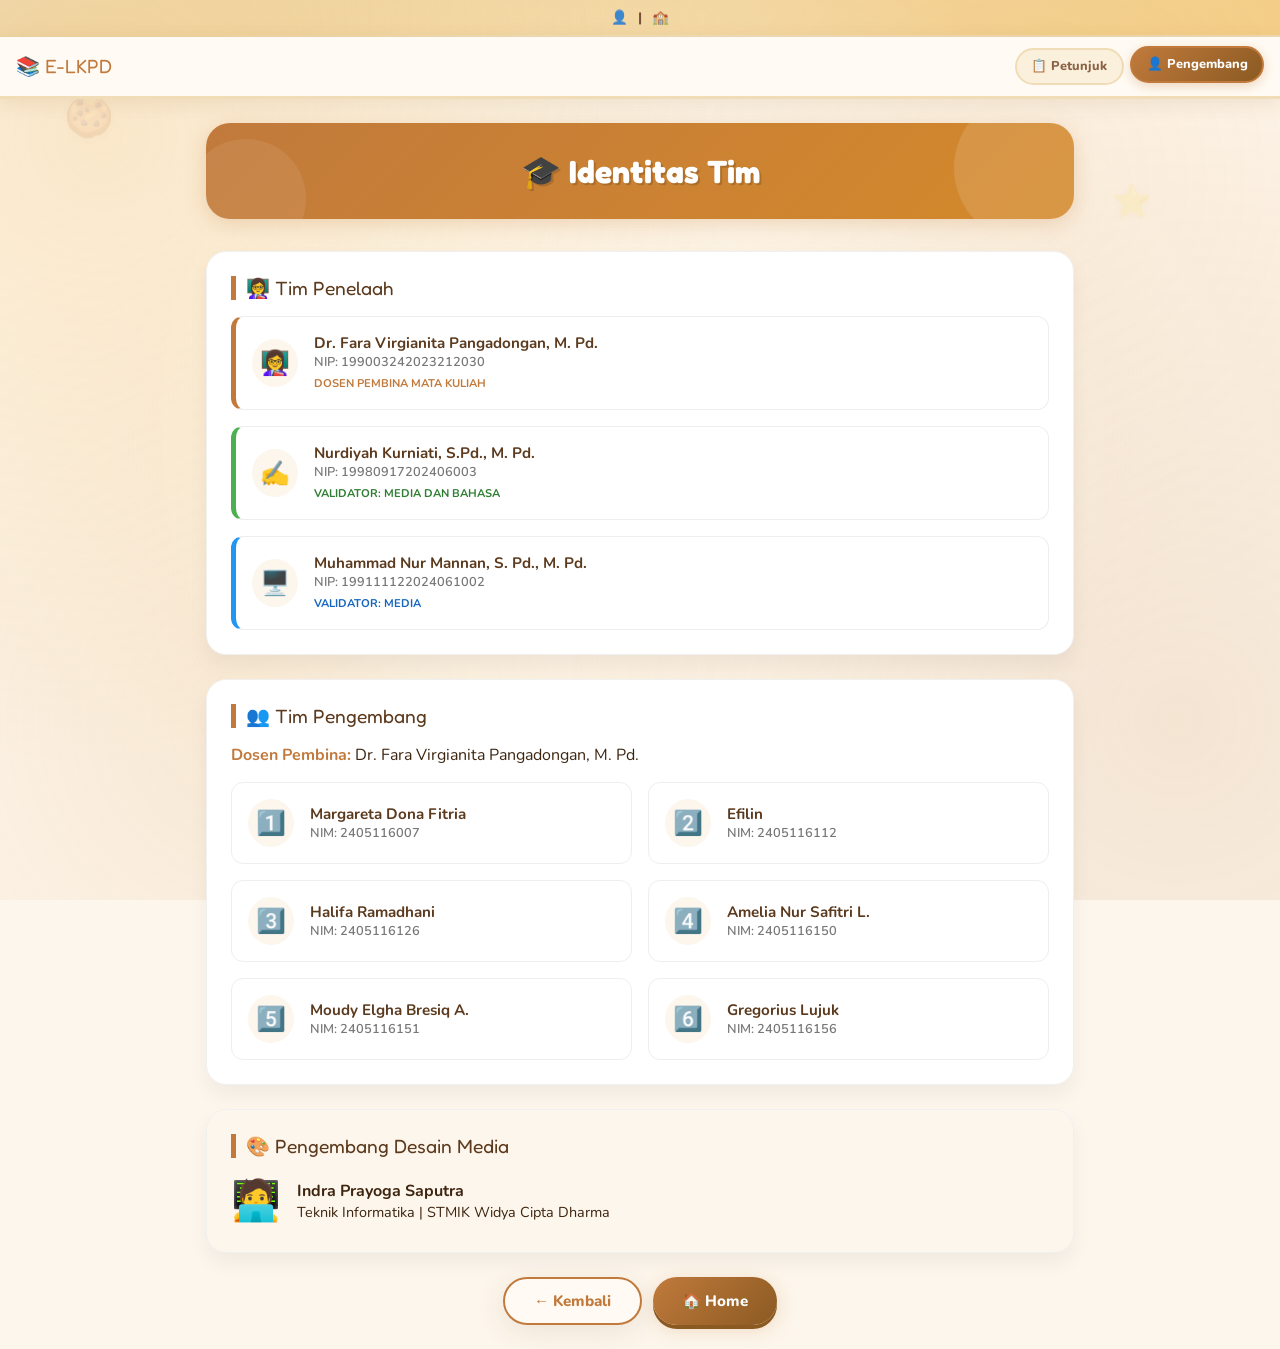
<file: pengembang.html>
<!DOCTYPE html>
<html lang="id">
<head>
  <meta charset="UTF-8">
  <meta name="viewport" content="width=device-width, initial-scale=1.0">
  <title>Identitas Pengembang – E-LKPD Matematika</title>
  <link rel="stylesheet" href="css/style.css">
  <style>
    /* ANIMASI - Membuat halaman terlihat hidup */
    @keyframes fadeInUp {
      from { opacity: 0; transform: translateY(30px); }
      to { opacity: 1; transform: translateY(0); }
    }
    @keyframes float {
      0% { transform: translateY(0px); }
      50% { transform: translateY(-10px); }
      100% { transform: translateY(0px); }
    }

    .animate-entry { animation: fadeInUp 0.8s ease-out forwards; }
    .float-animation { animation: float 3s ease-in-out infinite; }
    
    /* INTERAKSI - Efek saat di-hover */
    .profile-card { 
      background: white; border-radius: 20px; padding: 1.5rem; margin-bottom: 1.5rem; 
      box-shadow: 0 10px 20px rgba(0,0,0,0.05); border: 1px solid #f0f0f0;
      transition: transform 0.3s ease, box-shadow 0.3s ease;
    }
    .profile-card:hover { transform: scale(1.01); box-shadow: 0 15px 30px rgba(0,0,0,0.1); }
    
    .dev-item { 
      background: #fff; padding: 1rem; border-radius: 12px; border: 1px solid #eee; 
      display: flex; align-items: center; transition: 0.3s;
    }
    .dev-item:hover { background: #fffdf5; border-color: var(--orange-primary); }
    
    .section-title { font-family: 'Fredoka One', cursive; color: var(--brown); margin-bottom: 1rem; border-left: 5px solid var(--orange-primary); padding-left: 10px; font-size: 1.2rem; }
    .grid-container { display: grid; grid-template-columns: repeat(auto-fit, minmax(280px, 1fr)); gap: 1rem; }
    .dev-icon { font-size: 1.5rem; margin-right: 1rem; background: var(--cream); padding: 8px; border-radius: 50%; }
    .dev-info h4 { margin: 0; color: var(--brown); font-size: 0.95rem; }
    .dev-info p { margin: 0; font-size: 0.8rem; color: #777; font-weight: 600; }
  </style>
</head>
<body>

<div class="float-deco float-animation" style="top:10%; left:5%;">🍪</div>
<div class="float-deco float-animation" style="top:20%; right:10%; animation-delay: 1s;">⭐</div>

<div id="student-bar" class="student-info-bar">
  <span id="display-nama">👤 </span> | <span id="display-kelas">🏫 </span>
</div>

<nav class="navbar">
  <a class="nav-brand" href="index.html">📚 E-LKPD</a>
  <a class="nav-btn" href="petunjuk.html">📋 Petunjuk</a>
  <a class="nav-btn active" href="pengembang.html">👤 Pengembang</a>
</nav>

<div class="page-content animate-entry">
  <div class="page-container">
    <div class="page-header" style="text-align:center;">
      <h1 class="float-animation">🎓 Identitas Tim</h1>
    </div>

    <div class="profile-card">
      <div class="section-title">👩‍🏫 Tim Penelaah</div>
      <div style="display: flex; flex-direction: column; gap: 1rem;">
        
        <div class="dev-item" style="border-left: 5px solid var(--orange-primary);">
          <div class="dev-icon">👩‍🏫</div>
          <div class="dev-info">
            <h4>Dr. Fara Virgianita Pangadongan, M. Pd.</h4>
            <p>NIP: 199003242023212030</p>
            <span style="font-size:0.7rem; color:var(--orange-primary); font-weight:bold;">DOSEN PEMBINA MATA KULIAH</span>
          </div>
        </div>

        <div class="dev-item" style="border-left: 5px solid #4CAF50;">
          <div class="dev-icon">✍️</div>
          <div class="dev-info">
            <h4>Nurdiyah Kurniati, S.Pd., M. Pd.</h4>
            <p>NIP: 19980917202406003</p>
            <span style="font-size:0.7rem; color:#2e7d32; font-weight:bold;">VALIDATOR: MEDIA DAN BAHASA</span>
          </div>
        </div>

        <div class="dev-item" style="border-left: 5px solid #2196F3;">
          <div class="dev-icon">🖥️</div>
          <div class="dev-info">
            <h4>Muhammad Nur Mannan, S. Pd., M. Pd.</h4>
            <p>NIP: 199111122024061002</p>
            <span style="font-size:0.7rem; color:#1565c0; font-weight:bold;">VALIDATOR: MEDIA</span>
          </div>
        </div>
      </div>
    </div>

    <div class="profile-card">
      <div class="section-title">👥 Tim Pengembang</div>
      <div style="margin-bottom: 1rem;">
        <span style="font-weight:bold; color:var(--orange-primary);">Dosen Pembina:</span> Dr. Fara Virgianita Pangadongan, M. Pd.
      </div>
      
      <div class="grid-container">
        <div class="dev-item"><div class="dev-icon">1️⃣</div><div class="dev-info"><h4>Margareta Dona Fitria</h4><p>NIM: 2405116007</p></div></div>
        <div class="dev-item"><div class="dev-icon">2️⃣</div><div class="dev-info"><h4>Efilin</h4><p>NIM: 2405116112</p></div></div>
        <div class="dev-item"><div class="dev-icon">3️⃣</div><div class="dev-info"><h4>Halifa Ramadhani</h4><p>NIM: 2405116126</p></div></div>
        <div class="dev-item"><div class="dev-icon">4️⃣</div><div class="dev-info"><h4>Amelia Nur Safitri L.</h4><p>NIM: 2405116150</p></div></div>
        <div class="dev-item"><div class="dev-icon">5️⃣</div><div class="dev-info"><h4>Moudy Elgha Bresiq A.</h4><p>NIM: 2405116151</p></div></div>
        <div class="dev-item"><div class="dev-icon">6️⃣</div><div class="dev-info"><h4>Gregorius Lujuk</h4><p>NIM: 2405116156</p></div></div>
      </div>
    </div>

    <div class="profile-card" style="background:var(--cream);">
      <div class="section-title">🎨 Pengembang Desain Media</div>
      <div style="display:flex; align-items:center;">
        <div style="font-size:2.5rem; margin-right:1rem;" class="float-animation">🧑‍💻</div>
        <div>
          <h4 style="margin:0;">Indra Prayoga Saputra</h4>
          <p style="margin:0; font-size:0.9rem;">Teknik Informatika | STMIK Widya Cipta Dharma</p>
        </div>
      </div>
    </div>

    <div class="btn-group">
      <a class="btn btn-secondary" href="refleksi.html">← Kembali</a>
      <a class="btn btn-primary" href="index.html">🏠 Home</a>
    </div>
  </div>
</div>

<script src="js/shared.js"></script>
<script>
  document.addEventListener('DOMContentLoaded', () => {
    initStudentBar();
  });
</script>
</body>
</html>
</file>
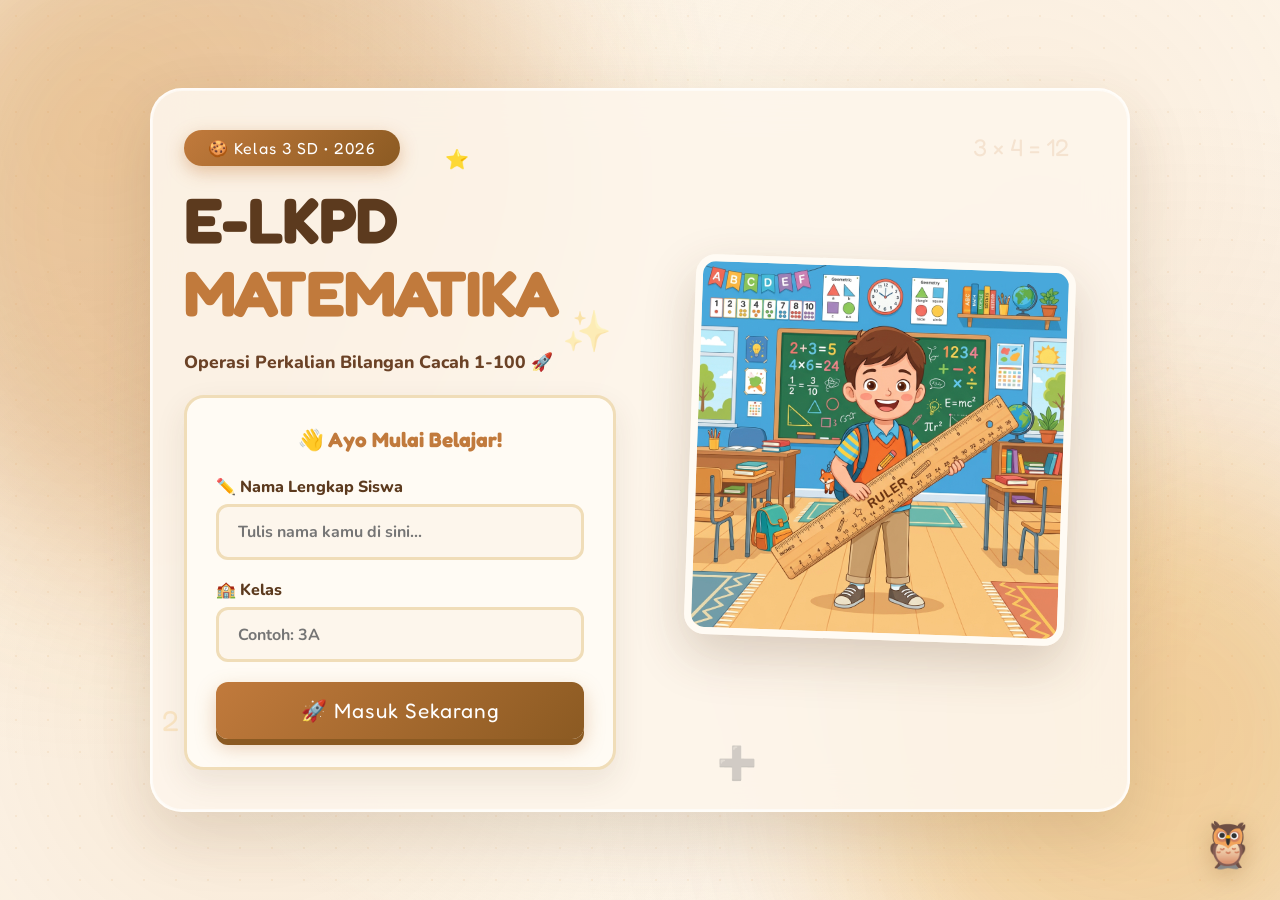
<file: petunjuk.html>
<!DOCTYPE html>
<html lang="id">
<head>
  <meta charset="UTF-8">
  <meta name="viewport" content="width=device-width, initial-scale=1.0">
  <title>Petunjuk E-LKPD – Matematika Kelas 3 SD</title>
  <meta name="description" content="Petunjuk penggunaan E-LKPD Matematika interaktif untuk siswa kelas 3 SD.">
  <link rel="stylesheet" href="css/style.css">
  <link rel="icon" href="data:image/svg+xml,<svg xmlns='http://www.w3.org/2000/svg' viewBox='0 0 100 100'><text y='.9em' font-size='90'>📚</text></svg>">
</head>
<body>

<div class="float-deco">🍪</div>
<div class="float-deco">⭐</div>
<div class="float-deco">🎯</div>
<div class="float-deco">🌟</div>
<div class="float-deco">🦁</div>
<div class="float-deco">🎉</div>

<div id="student-bar" class="student-info-bar">
  <span id="display-nama">👤 </span>
  <span>|</span>
  <span id="display-kelas">🏫 </span>
  <span>|</span>
  <span>E-LKPD Matematika Kelas 3 SD</span>
</div>

<div class="number-strip"><div class="number-strip-inner"><span>🍪 3×4=12</span><span>⭐ 2+2+2+2+2=10</span><span>🎯 5×3=15</span><span>🌟 4×4=16</span><span>🍎 2×6=12</span><span>🎉 7×2=14</span><span>🌈 3×3=9</span><span>🦁 6×2=12</span><span>🍪 3×4=12</span><span>⭐ 2+2+2+2+2=10</span><span>🎯 5×3=15</span><span>🌟 4×4=16</span><span>🍎 2×6=12</span><span>🎉 7×2=14</span><span>🌈 3×3=9</span><span>🦁 6×2=12</span></div></div>

<nav class="navbar">
  <a class="nav-brand" href="index.html">📚 E-LKPD</a>
  <a class="nav-btn active" href="petunjuk.html">📋 Petunjuk</a>
  <a class="nav-btn" href="cptp.html">🎯 CP & TP</a>
  <a class="nav-btn" href="materi.html">📖 Materi</a>
  <a class="nav-btn" href="latihan.html">✏️ Latihan Soal</a>
  <a class="nav-btn" href="refleksi.html">💬 Refleksi</a>
  <a class="nav-btn" href="pengembang.html">👤 Pengembang</a>
</nav>

<div class="page-content">
  <div class="page-container">
    <div class="page-header">
      <span class="header-icon">📋</span>
      <h1>Petunjuk E-LKPD</h1>
      <p style="margin-top:0.5rem;opacity:0.9;font-size:0.95rem;position:relative;z-index:1;">
        Baca dulu sebelum mulai belajar ya! 😊
      </p>
    </div>

    <div class="card">
      <div class="card-title">📌 Cara Menggunakan E-LKPD</div>
      <ul class="petunjuk-list">
        <li><div class="petunjuk-num">1</div> Buka tautan E-LKPD yang diberikan oleh gurumu di browser (Google Chrome, Firefox, dsb.). Pastikan kamu sudah terhubung ke internet.</li>
        <li><div class="petunjuk-num">2</div> Pada halaman pertama, ketik nama lengkapmu di kolom "Nama Siswa" dan nama kelasmu di kolom "Kelas". Setelah itu, klik tombol "Masuk Sekarang" untuk mulai belajar.</li>
        <li><div class="petunjuk-num">3</div> Baca dan perhatikan setiap penjelasan yang ada di layar. Materi berisi tentang penjumlahan berulang yang berhubungan dengan perkalian. Bacalah pelan-pelan agar kamu benar-benar paham!</li>
        <li><div class="petunjuk-num">4</div> Setelah membaca materi, kerjakan soal-soal yang tersedia. Klik atau ketuk jawaban yang kamu pilih. Jika ada soal isian, ketik jawabanmu di kotak yang tersedia. Kerjakan dengan sungguh-sungguh!</li>
        <li><div class="petunjuk-num">5</div> Setelah selesai menjawab, klik tombol "Periksa" atau "Submit" untuk melihat hasilnya. E-LKPD akan langsung memberitahu mana jawaban yang benar dan yang salah.</li>
        <li><div class="petunjuk-num">6</div> Lihat nilaimu di akhir latihan. Jika nilaimu belum memuaskan, kamu boleh mengulang kembali dari awal. Teruslah berlatih sampai kamu benar-benar paham!</li>
      </ul>
    </div>

    <div style="background: linear-gradient(135deg, #FFF9F0, #FFE8CC); border-radius: var(--radius-lg, 15px); padding: 1.5rem; margin-bottom: 1.5rem; border: 2px dashed #FFB067; box-shadow: var(--shadow-card, 0 4px 8px rgba(0,0,0,0.05)); display: flex; align-items: center; gap: 1.2rem;">
      <div style="font-size: 3.5rem; flex-shrink: 0; filter: drop-shadow(0px 4px 4px rgba(0,0,0,0.1));">💡</div>
      <div>
        <div style="font-weight: 800; font-size: 1.15rem; color: #D97706; margin-bottom: 0.4rem; letter-spacing: 0.5px;">Tips Belajar!</div>
        <p style="margin: 0; color: #5F3F1E; line-height: 1.6; font-size: 0.95rem;">
          Kalau ada soal yang sulit, jangan menyerah dulu. Coba baca ulang materinya, lalu coba jawab lagi. Tidak perlu terburu-buru karena yang penting kamu benar-benar mengerti. <strong>Kamu pasti bisa!</strong> 🚀
        </p>
      </div>
    </div>

    <div class="btn-group">
      <a class="btn btn-primary" href="cptp.html">Lanjut ke CP & TP →</a>
    </div>
  </div>
</div>

<div class="helper-mascot" title="Semangat belajar! 🎉">🦉</div>

<script src="js/shared.js"></script>
<script>
  document.addEventListener('DOMContentLoaded', () => {
    if (!requireLogin()) return;
    initStudentBar();
  });
</script>
</body>
</html>
</file>
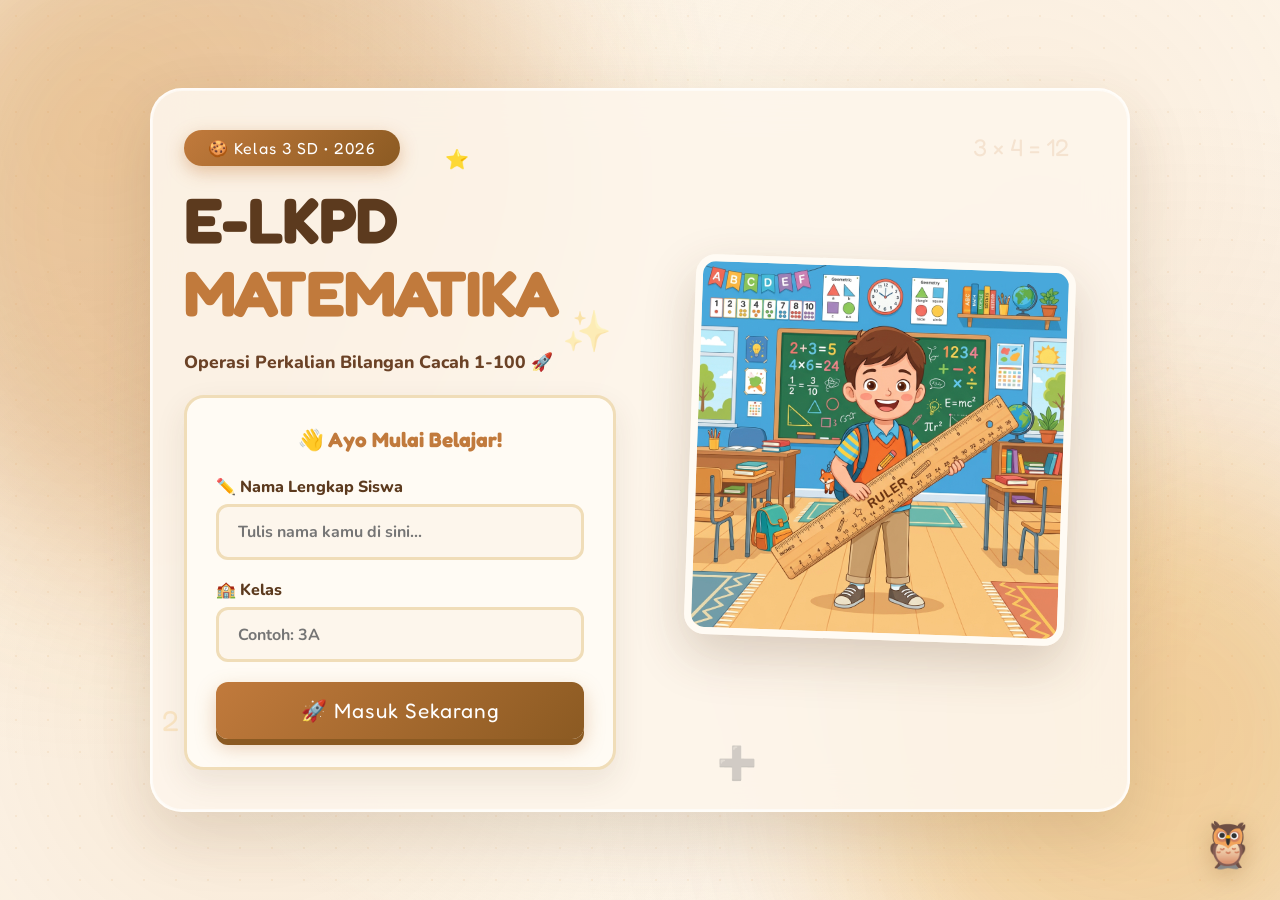
<file: refleksi.html>
<!DOCTYPE html>
<html lang="id">
<head>
  <meta charset="UTF-8">
  <meta name="viewport" content="width=device-width, initial-scale=1.0">
  <title>Refleksi – E-LKPD Matematika Kelas 3 SD</title>
  <meta name="description" content="Refleksi belajar E-LKPD Matematika untuk siswa kelas 3 SD.">
  <link rel="stylesheet" href="css/style.css">
  <link rel="icon" href="data:image/svg+xml,<svg xmlns='http://www.w3.org/2000/svg' viewBox='0 0 100 100'><text y='.9em' font-size='90'>📚</text></svg>">
</head>
<body>

<div class="float-deco">🍪</div>
<div class="float-deco">⭐</div>
<div class="float-deco">🎯</div>
<div class="float-deco">🌟</div>
<div class="float-deco">🦁</div>
<div class="float-deco">🎉</div>

<div id="student-bar" class="student-info-bar">
  <span id="display-nama">👤 </span>
  <span>|</span>
  <span id="display-kelas">🏫 </span>
  <span>|</span>
  <span>E-LKPD Matematika Kelas 3 SD</span>
</div>

<div class="number-strip"><div class="number-strip-inner"><span>🍪 3×4=12</span><span>⭐ 2+2+2+2+2=10</span><span>🎯 5×3=15</span><span>🌟 4×4=16</span><span>🍎 2×6=12</span><span>🎉 7×2=14</span><span>🌈 3×3=9</span><span>🦁 6×2=12</span><span>🍪 3×4=12</span><span>⭐ 2+2+2+2+2=10</span><span>🎯 5×3=15</span><span>🌟 4×4=16</span><span>🍎 2×6=12</span><span>🎉 7×2=14</span><span>🌈 3×3=9</span><span>🦁 6×2=12</span></div></div>

<nav class="navbar">
  <a class="nav-brand" href="index.html">📚 E-LKPD</a>
  <a class="nav-btn" href="petunjuk.html">📋 Petunjuk</a>
  <a class="nav-btn" href="cptp.html">🎯 CP & TP</a>
  <a class="nav-btn" href="materi.html">📖 Materi</a>
  <a class="nav-btn" href="latihan.html">✏️ Latihan Soal</a>
  <a class="nav-btn active" href="refleksi.html">💬 Refleksi</a>
  <a class="nav-btn" href="pengembang.html">👤 Pengembang</a>
</nav>

<div class="page-content">
  <div class="page-container">
    <div class="page-header">
      <span class="header-icon">💬</span>
      <h1>Refleksi Belajar</h1>
    </div>

    <div class="card">
      <div class="card-title">⭐ Tabel Refleksi – Materi: Penjumlahan Berulang</div>
      <p class="refleksi-intro">
        Berilah tanda ⭐ pada bintang sesuai perasaanmu setelah belajar hari ini!<br>
        <span style="color:var(--orange-primary);font-weight:800;">1 bintang = Belum paham &nbsp;|&nbsp; 5 bintang = Sangat paham!</span>
      </p>

      <div class="refleksi-table-wrapper">
        <table class="refleksi-table">
          <thead>
            <tr>
              <th style="width:50px;">No</th>
              <th style="width:60px;">😊</th>
              <th>Pernyataan Refleksi</th>
              <th>Berilah tanda ⭐ sesuai perasaanmu</th>
            </tr>
          </thead>
          <tbody id="refleksi-body">
            </tbody>
        </table>
      </div>

      <div style="margin-top: 1.8rem; margin-bottom: 1.5rem; border-top: 2px dashed var(--yellow-bright); padding-top: 1.5rem;">
        <label for="esai-refleksi" style="font-family:'Fredoka One',cursive; font-size:1.05rem; color:var(--brown); display:block; margin-bottom:0.8rem; line-height: 1.5; text-align: left;">
          💭 4. Apa yang kamu pelajari hari ini dari E-LKPD tentang penjumlahan berulang? Jelaskan ya!
        </label>
        <textarea id="esai-refleksi" rows="4" placeholder="Ketik jawaban ceritamu di sini..." style="width:100%; border:2px solid #e0dcd3; border-radius:var(--radius-md); padding:0.8rem; font-family:inherit; font-size:0.95rem; resize:vertical; outline:none; box-sizing:border-box; background: rgba(255,255,255,0.7);"></textarea>
      </div>

      <div class="btn-group">
        <button class="btn btn-primary" id="btn-save-refleksi">💾 Simpan Refleksi</button>
      </div>
    </div>

    <div class="motivasi-box" id="motivasi-box" style="display:none;">
      <div class="star-big">🌟⭐🌟</div>
      <p id="motivasi-text">Terus semangat belajar dan jadi bintang hebat! 💪</p>
      <div style="margin-top:1rem;font-size:2rem;">🌈</div>
    </div>

    <div class="btn-group">
      <a class="btn btn-secondary" href="latihan.html">← Latihan Soal</a>
      <a class="btn btn-primary" href="pengembang.html">Lihat Pengembang →</a>
    </div>
  </div>
</div>

<div class="helper-mascot" title="Semangat belajar! 🎉">🦉</div>

<script src="js/shared.js"></script>
<script>
const refleksiItems = [
  { emoji: '🤩', text: 'Saya sudah paham penjumlahan berulang' },
  { emoji: '🤔', text: 'Saya masih bingung pada bagian tertentu' },
  { emoji: '💪', text: 'Saya bisa mengerjakan soal dengan baik' },
  { emoji: '😃', text: 'Belajar hari ini terasa menyenangkan' },
  { emoji: '📚', text: 'Saya ingin belajar lebih lagi' },
];

const refleksiStars = {};

function buildRefleksi() {
  const tbody = document.getElementById('refleksi-body');
  tbody.innerHTML = '';

  refleksiItems.forEach((item, idx) => {
    const tr = document.createElement('tr');
    tr.innerHTML = `
      <td style="text-align:center;font-weight:900;color:var(--brown)">${idx + 1}</td>
      <td class="refleksi-emoji">${item.emoji}</td>
      <td class="refleksi-stmt">${item.text}</td>
      <td>
        <div class="star-rating" id="stars-${idx}">
          ${[1,2,3,4,5].map(s => `<span class="star" data-idx="${idx}" data-val="${s}" role="button">⭐</span>`).join('')}
        </div>
      </td>
    `;
    tbody.appendChild(tr);

    tr.querySelectorAll('.star').forEach(star => {
      star.addEventListener('click', () => {
        const val = parseInt(star.dataset.val);
        const rowIdx = parseInt(star.dataset.idx);
        refleksiStars[rowIdx] = val;
        updateStars(rowIdx, val);
      });
    });
  });
}

function updateStars(rowIdx, val) {
  const stars = document.querySelectorAll(`#stars-${rowIdx} .star`);
  stars.forEach((s, i) => {
    s.classList.toggle('active', i < val);
  });
}

function saveRefleksi() {
  const filled = Object.keys(refleksiStars).length;
  const esaiText = document.getElementById('esai-refleksi').value.trim();

  // Validasi: Pastikan tabel bintang dan kolom esai nomor 4 sudah diisi
  if (filled < refleksiItems.length || esaiText === '') {
    showToast('Isi semua bintang dan tulis jawabanmu pada nomor 4 dulu ya! ⭐💭', 'warning');
    return;
  }

  const avgStars = Object.values(refleksiStars).reduce((a, b) => a + b, 0) / refleksiItems.length;
  document.getElementById('motivasi-box').style.display = 'block';
  document.getElementById('motivasi-text').textContent =
    avgStars >= 4 ? 'Kamu bintang hebat! Terus semangat belajar! 🌟' :
    avgStars >= 3 ? 'Kamu sudah berusaha! Tetap semangat! 💪' :
    'Jangan menyerah, belajar itu menyenangkan! 😊';
  showConfetti();
  showToast('Refleksi tersimpan! Terima kasih! 🎉', 'success');
}

document.addEventListener('DOMContentLoaded', () => {
  if (!requireLogin()) return;
  initStudentBar();
  buildRefleksi();
  document.getElementById('btn-save-refleksi').addEventListener('click', saveRefleksi);
});
</script>
</body>
</html>
</file>
<file: css/style.css>
@import url('https://fonts.googleapis.com/css2?family=Nunito:wght@400;600;700;800;900&family=Fredoka+One&display=swap');

:root {
  /* ===== COKLAT CREAM PALETTE ===== */
  --primary: #C17A3C;          /* coklat hangat utama */
  --primary-light: #D9944E;    /* coklat muda */
  --primary-dark: #8B5A22;     /* coklat tua */
  --accent: #E8A855;           /* kuning-coklat cerah */
  --accent-light: #F5D08A;     /* krem kuning muda */
  --cream: #FDF6EC;            /* latar krem */
  --cream-soft: #FAF0DC;       /* krem lembut */
  --cream-dark: #F0DDB8;       /* krem gelap */
  --warm-white: #FFFBF4;       /* putih hangat */
  --brown-deep: #5C3A1E;       /* coklat tua dalam */
  --brown-mid: #8B6245;        /* coklat sedang */
  --brown-light: #C4967A;      /* coklat muda */
  --caramel: #D4892A;          /* karamel */
  --honey: #F0A830;            /* madu */
  --vanilla: #FFF5E0;          /* vanila */
  
  /* Status colors */
  --green-correct: #5A9E4A;
  --green-light: #E8F5E0;
  --red-wrong: #D94F40;
  --red-light: #FDECEA;
  
  /* Text */
  --text-dark: #3D2510;
  --text-medium: #6B4226;
  --text-light: #9B7050;
  
  /* Effects */
  --shadow-warm: 0 4px 20px rgba(193, 122, 60, 0.25);
  --shadow-card: 0 6px 30px rgba(93, 58, 30, 0.1);
  --shadow-hover: 0 12px 40px rgba(93, 58, 30, 0.18);

  --radius-xl: 24px;
  --radius-lg: 18px;
  --radius-md: 12px;
  --radius-sm: 8px;

  /* Legacy aliases so existing HTML still works */
  --orange-primary: var(--primary);
  --orange-light: var(--primary-light);
  --orange-dark: var(--primary-dark);
  --yellow-bright: var(--honey);
  --yellow-soft: var(--accent-light);
  --brown: var(--brown-deep);
  --brown-light: var(--brown-light);
  --shadow-orange: var(--shadow-warm);
}

* { margin: 0; padding: 0; box-sizing: border-box; }
html { scroll-behavior: smooth; -webkit-text-size-adjust: 100%; }

body {
  font-family: 'Nunito', sans-serif;
  background-color: var(--cream);
  color: var(--text-dark);
  min-height: 100vh;
  overflow-x: hidden;
  position: relative;
}

/* ========== ANIMATED BACKGROUND CANVAS ========== */
body::before {
  content: '';
  position: fixed;
  top: 0; left: 0; right: 0; bottom: 0;
  background:
    radial-gradient(circle at 8% 15%, rgba(240,168,48,0.18) 0%, transparent 45%),
    radial-gradient(circle at 92% 80%, rgba(193,122,60,0.14) 0%, transparent 45%),
    radial-gradient(circle at 50% 50%, rgba(250,240,220,0.6) 0%, transparent 70%),
    radial-gradient(circle at 20% 80%, rgba(212,137,42,0.12) 0%, transparent 40%),
    radial-gradient(circle at 80% 20%, rgba(232,168,85,0.1) 0%, transparent 40%);
  pointer-events: none;
  z-index: 0;
  animation: bgShift 20s ease-in-out infinite alternate;
}
@keyframes bgShift {
  0%   { opacity: 1; }
  100% { opacity: 0.7; }
}

/* ========== CUTE FLOATING DECORATIONS ========== */
.float-deco {
  position: fixed;
  pointer-events: none;
  z-index: 0;
  font-size: 2rem;
  opacity: 0.12;
  animation: floatAround 8s ease-in-out infinite;
  filter: drop-shadow(0 2px 4px rgba(139,90,34,0.2));
}

.float-deco:nth-child(1) { top: 5%; left: 5%; animation-delay: 0s; font-size: 2.5rem; }
.float-deco:nth-child(2) { top: 15%; right: 8%; animation-delay: 1s; font-size: 2rem; }
.float-deco:nth-child(3) { top: 50%; left: 2%; animation-delay: 2s; font-size: 1.8rem; }
.float-deco:nth-child(4) { bottom: 20%; right: 5%; animation-delay: 3s; font-size: 2.5rem; }
.float-deco:nth-child(5) { bottom: 10%; left: 10%; animation-delay: 1.5s; font-size: 2rem; }
.float-deco:nth-child(6) { top: 35%; right: 3%; animation-delay: 2.5s; font-size: 1.8rem; }

@media (max-width: 480px) { .float-deco { display: none; } }

@keyframes floatAround {
  0%, 100% { transform: translateY(0) rotate(0deg); }
  33%  { transform: translateY(-18px) rotate(6deg); }
  66%  { transform: translateY(10px) rotate(-4deg); }
}

@keyframes fadeSlideIn {
  from { opacity: 0; transform: translateY(22px); }
  to   { opacity: 1; transform: translateY(0); }
}

@keyframes popIn {
  0%   { transform: scale(0.8); opacity: 0; }
  70%  { transform: scale(1.05); }
  100% { transform: scale(1); opacity: 1; }
}

@keyframes wiggle {
  0%,100% { transform: rotate(0deg); }
  25% { transform: rotate(-6deg); }
  75% { transform: rotate(6deg); }
}

/* ========== COVER SCREEN ========== */
#cover {
  display: flex;
  flex-direction: column;
  align-items: center;
  justify-content: center;
  min-height: 100vh;
  padding: 2rem;
  background: linear-gradient(145deg, #FDF6EC 0%, #FAF0DC 40%, #F5E4C0 80%, #EDD49A 100%);
}

.cover-wrapper { text-align: center; max-width: 500px; width: 100%; }

.cover-badge {
  display: inline-block;
  background: linear-gradient(135deg, var(--primary), var(--primary-dark));
  color: white;
  font-family: 'Fredoka One', cursive;
  font-size: 1rem;
  padding: 0.4rem 1.5rem;
  border-radius: 50px;
  margin-bottom: 1rem;
  letter-spacing: 1px;
  box-shadow: var(--shadow-warm), 0 0 0 4px rgba(193,122,60,0.15);
  animation: bounce 2s ease-in-out infinite;
}

@keyframes bounce {
  0%, 100% { transform: translateY(0) rotate(-1deg); }
  50% { transform: translateY(-10px) rotate(1deg); }
}

.cover-title-container { margin-bottom: 1.5rem; position: relative; }

.cover-elkpd {
  font-family: 'Fredoka One', cursive;
  font-size: clamp(3rem, 12vw, 6rem);
  color: var(--brown-deep);
  text-shadow: 4px 4px 0 var(--brown-light), 7px 7px 0 rgba(139,90,34,0.15);
  line-height: 1;
  display: block;
  animation: popIn 0.7s ease both;
}

.cover-matematika {
  font-family: 'Fredoka One', cursive;
  font-size: clamp(1.8rem, 7vw, 3.5rem);
  color: var(--primary);
  text-shadow: 3px 3px 0 var(--primary-dark);
  display: block;
  margin-top: -0.3em;
  animation: popIn 0.7s 0.15s ease both;
}

.cover-subtitle {
  display: inline-block;
  background: linear-gradient(135deg, var(--primary), var(--caramel));
  color: white;
  font-weight: 800;
  font-size: clamp(0.9rem, 3vw, 1.1rem);
  padding: 0.5rem 1.5rem;
  border-radius: 50px;
  margin-top: 0.5rem;
  box-shadow: 0 4px 0 var(--primary-dark);
}

.cover-mascot {
  font-size: 6rem;
  margin: 1.5rem 0;
  display: block;
  filter: drop-shadow(0 8px 14px rgba(139,90,34,0.2));
  animation: mascotBob 3s ease-in-out infinite;
}

@keyframes mascotBob {
  0%, 100% { transform: translateY(0) rotate(-3deg) scale(1); }
  50%       { transform: translateY(-14px) rotate(3deg) scale(1.05); }
}

.cover-form-card {
  background: var(--warm-white);
  border-radius: var(--radius-xl);
  padding: 2rem;
  box-shadow: var(--shadow-card), 0 0 0 4px var(--cream-dark);
  margin-top: 1rem;
  border: 2px solid var(--cream-dark);
}

.form-group { margin-bottom: 1.2rem; text-align: left; }

.form-group label {
  display: flex;
  align-items: center;
  gap: 0.5rem;
  font-weight: 800;
  color: var(--brown-deep);
  margin-bottom: 0.4rem;
  font-size: 1rem;
}

.form-group input {
  width: 100%;
  padding: 0.85rem 1.2rem;
  border: 3px solid var(--cream-dark);
  border-radius: var(--radius-md);
  font-family: 'Nunito', sans-serif;
  font-size: 1rem;
  font-weight: 700;
  color: var(--text-dark);
  background: var(--cream);
  transition: all 0.3s ease;
  outline: none;
  -webkit-appearance: none;
  appearance: none;
}

.form-group input:focus {
  border-color: var(--primary);
  background: white;
  box-shadow: 0 0 0 4px rgba(193,122,60,0.15);
}

.btn-start {
  width: 100%;
  padding: 1rem 2rem;
  background: linear-gradient(135deg, var(--primary), var(--primary-dark));
  color: white;
  font-family: 'Fredoka One', cursive;
  font-size: 1.3rem;
  border: none;
  border-radius: var(--radius-md);
  cursor: pointer;
  transition: all 0.3s ease;
  box-shadow: 0 6px 0 var(--primary-dark), 0 8px 20px rgba(193,122,60,0.35);
  letter-spacing: 1px;
  position: relative;
  top: 0;
  -webkit-tap-highlight-color: transparent;
  touch-action: manipulation;
}

.btn-start:hover, .btn-start:active {
  top: 3px;
  box-shadow: 0 3px 0 var(--primary-dark), 0 5px 15px rgba(193,122,60,0.3);
}

/* ========== NAVIGATION BAR ========== */
.navbar {
  display: flex;
  background: var(--warm-white);
  padding: 0.7rem 1rem;
  box-shadow: 0 4px 20px rgba(139,90,34,0.12);
  position: sticky;
  top: 0;
  z-index: 100;
  border-bottom: 3px solid var(--cream-dark);
  align-items: center;
  gap: 0.4rem;
  flex-wrap: wrap;
  justify-content: center;
}

.nav-brand {
  font-family: 'Fredoka One', cursive;
  color: var(--primary);
  font-size: 1.2rem;
  margin-right: auto;
  display: flex;
  align-items: center;
  gap: 0.4rem;
  text-decoration: none;
  flex-shrink: 0;
  transition: transform 0.2s;
}
.nav-brand:hover { transform: scale(1.05); }

.nav-btn {
  padding: 0.45rem 0.9rem;
  background: var(--cream-soft);
  color: var(--brown-mid);
  border: 2px solid var(--cream-dark);
  border-radius: 50px;
  font-family: 'Nunito', sans-serif;
  font-weight: 800;
  font-size: 0.8rem;
  cursor: pointer;
  transition: all 0.25s ease;
  display: flex;
  align-items: center;
  gap: 0.2rem;
  text-decoration: none;
  white-space: nowrap;
  -webkit-tap-highlight-color: transparent;
  touch-action: manipulation;
}

.nav-btn:hover, .nav-btn.active {
  background: linear-gradient(135deg, var(--primary), var(--primary-dark));
  color: white;
  border-color: var(--primary);
  box-shadow: 0 3px 12px rgba(193,122,60,0.3);
  transform: translateY(-2px);
}

@media (max-width: 640px) {
  .navbar { flex-wrap: nowrap; overflow-x: auto; justify-content: flex-start; padding: 0.6rem 0.8rem; gap: 0.4rem; -webkit-overflow-scrolling: touch; scrollbar-width: none; }
  .navbar::-webkit-scrollbar { display: none; }
  .nav-brand { font-size: 1rem; }
  .nav-btn { font-size: 0.75rem; padding: 0.4rem 0.7rem; }
}

/* ========== STUDENT INFO BAR ========== */
.student-info-bar {
  display: flex;
  align-items: center;
  justify-content: center;
  gap: 0.6rem;
  padding: 0.5rem 1rem;
  background: linear-gradient(135deg, var(--cream-dark), var(--accent-light));
  font-weight: 800;
  font-size: 0.85rem;
  color: var(--brown-deep);
  flex-wrap: wrap;
  text-align: center;
  border-bottom: 2px solid var(--cream-dark);
}

.student-info-bar span { display: flex; align-items: center; gap: 0.3rem; }

@media (max-width: 480px) {
  .student-info-bar { font-size: 0.75rem; gap: 0.4rem; padding: 0.4rem 0.8rem; }
  .student-info-bar > span:nth-child(2),
  .student-info-bar > span:nth-child(4) { display: none; }
}

/* ========== PAGE LAYOUT ========== */
.page-content { position: relative; z-index: 1; animation: fadeSlideIn 0.5s ease; }

.page-container { max-width: 900px; margin: 0 auto; padding: 1.5rem 1rem; }

.page-header {
  text-align: center;
  margin-bottom: 2rem;
  padding: 1.8rem 1.5rem;
  background: linear-gradient(135deg, var(--primary), var(--caramel));
  border-radius: var(--radius-xl);
  color: white;
  box-shadow: var(--shadow-warm);
  position: relative;
  overflow: hidden;
}

/* Decorative circles on header */
.page-header::before {
  content: '';
  position: absolute; top: -30px; right: -30px;
  width: 150px; height: 150px;
  background: rgba(255,255,255,0.12); border-radius: 50%;
}
.page-header::after {
  content: '';
  position: absolute; bottom: -40px; left: -20px;
  width: 120px; height: 120px;
  background: rgba(255,255,255,0.08); border-radius: 50%;
}

.page-header h1 {
  font-family: 'Fredoka One', cursive;
  font-size: clamp(1.3rem, 4vw, 2rem);
  text-shadow: 2px 2px 0 rgba(0,0,0,0.15);
  position: relative;
  z-index: 1;
}
.page-header .header-icon {
  font-size: 2.5rem; display: block; margin-bottom: 0.5rem;
  position: relative; z-index: 1;
  animation: wiggle 3s ease-in-out infinite;
}

/* ========== CARDS ========== */
.card {
  background: var(--warm-white);
  border-radius: var(--radius-xl);
  padding: 1.5rem;
  margin-bottom: 1.2rem;
  box-shadow: var(--shadow-card);
  border: 2px solid var(--cream-dark);
  position: relative;
  overflow: hidden;
  transition: transform 0.3s ease, box-shadow 0.3s ease;
}
.card:hover {
  transform: translateY(-3px);
  box-shadow: var(--shadow-hover);
}

/* Cute corner accent on cards */
.card::before {
  content: '';
  position: absolute; top: 0; left: 0;
  width: 6px; height: 100%;
  background: linear-gradient(to bottom, var(--primary), var(--accent));
  border-radius: var(--radius-xl) 0 0 var(--radius-xl);
}

.card-title {
  font-family: 'Fredoka One', cursive;
  font-size: 1.2rem;
  color: var(--primary);
  margin-bottom: 1rem;
  display: flex;
  align-items: center;
  gap: 0.5rem;
}

/* ========== PETUNJUK SECTION ========== */
.petunjuk-list {
  list-style: none;
  display: flex;
  flex-direction: column;
  gap: 0.7rem;
}

.petunjuk-list li {
  display: flex;
  align-items: flex-start;
  gap: 0.8rem;
  padding: 0.8rem 1rem;
  background: var(--cream-soft);
  border-radius: var(--radius-md);
  border-left: 4px solid var(--primary);
  font-weight: 700;
  font-size: 0.9rem;
  line-height: 1.5;
  transition: background 0.2s, transform 0.2s;
}
.petunjuk-list li:hover {
  background: var(--cream-dark);
  transform: translateX(4px);
}

.petunjuk-num {
  background: linear-gradient(135deg, var(--primary), var(--primary-dark));
  color: white;
  width: 28px; height: 28px;
  border-radius: 50%;
  display: flex; align-items: center; justify-content: center;
  font-weight: 900; font-size: 0.85rem; flex-shrink: 0;
  box-shadow: 0 2px 6px rgba(193,122,60,0.3);
}

.cp-box {
  background: linear-gradient(135deg, var(--accent-light), var(--cream-dark));
  border: 3px solid var(--honey);
  border-radius: var(--radius-xl);
  padding: 1.5rem;
  margin-bottom: 1.5rem;
}

.tp-list {
  list-style: none;
  display: flex;
  flex-direction: column;
  gap: 0.7rem;
  margin-top: 0.8rem;
}

.tp-list li {
  display: flex;
  align-items: center;
  gap: 0.7rem;
  font-weight: 700;
  font-size: 0.9rem;
  padding: 0.6rem 0.8rem;
  background: var(--warm-white);
  border-radius: var(--radius-md);
  box-shadow: 0 2px 8px rgba(139,90,34,0.07);
  transition: transform 0.2s;
}
.tp-list li:hover { transform: translateX(4px); }

/* ========== MATERI SECTION ========== */
.materi-explain {
  text-align: center;
  padding: 1.5rem;
  background: linear-gradient(135deg, var(--cream), var(--cream-dark));
  border-radius: var(--radius-xl);
  margin-bottom: 1.5rem;
}

.materi-explain p {
  font-size: 0.95rem;
  line-height: 1.7;
  font-weight: 600;
  color: var(--text-medium);
  margin-bottom: 1rem;
}

.contoh-grid {
  display: grid;
  grid-template-columns: 1fr 1fr;
  gap: 1rem;
  margin-top: 1.5rem;
}
@media (max-width: 560px) { .contoh-grid { grid-template-columns: 1fr; } }

.contoh-card {
  background: var(--warm-white);
  border-radius: var(--radius-lg);
  padding: 1rem;
  box-shadow: var(--shadow-card);
  border: 2px solid var(--cream-dark);
  text-align: center;
  transition: transform 0.3s, box-shadow 0.3s;
}
.contoh-card:hover {
  transform: translateY(-5px) rotate(1deg);
  box-shadow: var(--shadow-hover);
}

.contoh-label {
  background: linear-gradient(135deg, var(--primary), var(--caramel));
  color: white;
  font-family: 'Fredoka One', cursive;
  font-size: 0.9rem;
  padding: 0.3rem 1rem;
  border-radius: 50px;
  display: inline-block;
  margin-bottom: 0.8rem;
  box-shadow: 0 2px 8px rgba(193,122,60,0.3);
}

.fruit-groups {
  display: flex; justify-content: center; gap: 0.4rem;
  margin: 0.8rem 0; flex-wrap: wrap;
}

.fruit-group {
  background: var(--cream-soft);
  border: 2px solid var(--cream-dark);
  border-radius: var(--radius-sm);
  padding: 0.4rem 0.5rem;
  font-size: 1.2rem;
  text-align: center;
  transition: transform 0.2s;
}
.fruit-group:hover { transform: scale(1.1) rotate(-3deg); }

.fruit-count {
  font-size: 0.65rem; font-weight: 800;
  color: var(--brown-mid); display: block; margin-top: 0.2rem;
}

.math-chain {
  font-family: 'Fredoka One', cursive;
  font-size: 1rem;
  color: var(--primary);
  margin-top: 0.5rem;
  display: flex;
  flex-direction: column;
  gap: 0.3rem;
}

.math-result {
  background: linear-gradient(135deg, var(--honey), var(--accent));
  color: var(--brown-deep);
  padding: 0.3rem 0.8rem;
  border-radius: var(--radius-sm);
  font-size: 1.1rem;
  display: inline-block;
  box-shadow: 0 3px 0 var(--caramel);
  animation: popIn 0.4s ease;
}

.rumus-box {
  background: linear-gradient(135deg, var(--primary), var(--primary-dark));
  color: white;
  border-radius: var(--radius-lg);
  padding: 1.2rem;
  text-align: center;
  margin-top: 1.5rem;
  box-shadow: var(--shadow-warm);
  position: relative;
  overflow: hidden;
}
.rumus-box::after {
  content: '🔑';
  position: absolute; right: 1rem; top: 50%;
  transform: translateY(-50%);
  font-size: 3rem; opacity: 0.15;
}
.rumus-box p { font-weight: 700; margin-bottom: 0.5rem; font-size: 0.95rem; }
.rumus-formula {
  font-family: 'Fredoka One', cursive;
  font-size: clamp(1.1rem, 4vw, 1.4rem); letter-spacing: 1px;
}

.video-container {
  position: relative; padding-bottom: 56.25%;
  height: 0; border-radius: var(--radius-lg);
  overflow: hidden; box-shadow: var(--shadow-card);
  margin-top: 1rem;
}
.video-container iframe { position: absolute; top: 0; left: 0; width: 100%; height: 100%; border: none; }

.video-placeholder {
  position: absolute; top: 0; left: 0; right: 0; bottom: 0;
  background: linear-gradient(135deg, #2d1a0a, #4a2e12);
  display: flex; flex-direction: column;
  align-items: center; justify-content: center;
  color: white; gap: 1rem;
}
.video-placeholder .play-btn {
  width: 70px; height: 70px;
  background: #FF0000; border-radius: 50%;
  display: flex; align-items: center; justify-content: center;
  font-size: 1.8rem; cursor: pointer;
  transition: transform 0.2s;
  box-shadow: 0 4px 20px rgba(255,0,0,0.5);
}
.video-placeholder .play-btn:hover { transform: scale(1.12); }
.video-placeholder p { font-weight: 700; font-size: 0.9rem; opacity: 0.9; text-align: center; padding: 0 1rem; }

/* ========== LATIHAN SOAL ========== */
.soal-header { display: flex; align-items: center; gap: 0.8rem; margin-bottom: 1.2rem; flex-wrap: wrap; }

.soal-badge {
  background: linear-gradient(135deg, var(--primary), var(--primary-dark));
  color: white; font-family: 'Fredoka One', cursive;
  font-size: 0.9rem; padding: 0.35rem 1rem;
  border-radius: 50px; box-shadow: 0 3px 0 var(--primary-dark);
  flex-shrink: 0;
}

.fill-grid {
  display: grid;
  grid-template-columns: repeat(auto-fill, minmax(250px, 1fr));
  gap: 1rem; margin-bottom: 1.2rem;
}
@media (max-width: 560px) { .fill-grid { grid-template-columns: 1fr; } }

.fill-item {
  background: var(--cream-soft);
  border: 2px solid var(--cream-dark);
  border-radius: var(--radius-lg);
  padding: 1rem;
  display: flex; flex-direction: column; gap: 0.7rem;
  transition: all 0.3s ease;
}
.fill-item:hover { border-color: var(--primary); box-shadow: 0 4px 16px rgba(193,122,60,0.15); }
.fill-item.correct-item { background: var(--green-light); border-color: var(--green-correct); }
.fill-item.wrong-item { background: var(--red-light); border-color: var(--red-wrong); animation: shake 0.4s ease; }

.fruit-display { font-size: 1.5rem; text-align: center; letter-spacing: 3px; min-height: 2.2rem; }

.addition-row {
  display: flex; align-items: center; justify-content: center;
  gap: 0.3rem; flex-wrap: wrap;
  font-family: 'Fredoka One', cursive;
  font-size: 1rem; color: var(--primary);
}

.fill-input {
  width: 48px; padding: 0.3rem; text-align: center;
  border: 3px solid var(--primary-light);
  border-radius: var(--radius-sm);
  font-family: 'Fredoka One', cursive;
  font-size: 1rem; color: var(--primary-dark);
  background: white; outline: none; transition: all 0.2s;
  -webkit-appearance: none; appearance: none;
}
.fill-input:focus {
  border-color: var(--primary);
  box-shadow: 0 0 0 3px rgba(193,122,60,0.2);
  transform: scale(1.08);
}
.fill-input.correct-input { border-color: var(--green-correct); background: var(--green-light); }
.fill-input.wrong-input { border-color: var(--red-wrong); background: var(--red-light); }

.multiply-row {
  display: flex; align-items: center; justify-content: center; gap: 0.3rem;
  font-family: 'Fredoka One', cursive; font-size: 1.1rem; color: var(--brown-mid);
  padding-top: 0.5rem; border-top: 2px dashed var(--cream-dark);
}

.feedback-icon { font-size: 1.2rem; text-align: center; min-height: 1.2rem; font-weight: 800; }

/* ========== TABLE EXERCISE ========== */
.table-wrapper {
  overflow-x: auto; border-radius: var(--radius-lg);
  box-shadow: var(--shadow-card); -webkit-overflow-scrolling: touch;
}

.latihan-table { width: 100%; min-width: 500px; border-collapse: collapse; font-family: 'Nunito', sans-serif; }

.latihan-table th {
  background: linear-gradient(135deg, var(--primary), var(--primary-dark));
  color: white; padding: 0.8rem 0.6rem;
  font-family: 'Fredoka One', cursive; font-size: 0.85rem;
  text-align: center; letter-spacing: 0.5px;
}
.latihan-table th:first-child { border-radius: var(--radius-md) 0 0 0; }
.latihan-table th:last-child  { border-radius: 0 var(--radius-md) 0 0; }

.latihan-table td {
  padding: 0.6rem 0.5rem; border: 2px solid var(--cream-dark);
  text-align: center; background: white;
  font-weight: 700; font-size: 0.85rem;
}
.latihan-table tr:nth-child(even) td { background: var(--cream-soft); }
.latihan-table tr:hover td { background: rgba(193,122,60,0.07); }

.symbol-cell { font-size: 1.2rem; letter-spacing: 2px; white-space: pre-line; }
.given-cell { color: var(--primary); font-family: 'Fredoka One', cursive; font-size: 0.9rem; }

.table-input {
  width: 100%; min-width: 80px; padding: 0.4rem;
  border: 2px solid var(--primary-light);
  border-radius: var(--radius-sm);
  font-family: 'Nunito', sans-serif; font-size: 0.8rem;
  font-weight: 700; text-align: center;
  color: var(--text-dark); background: white;
  outline: none; transition: all 0.2s;
  -webkit-appearance: none; appearance: none;
}
.table-input:focus {
  border-color: var(--primary);
  box-shadow: 0 0 0 3px rgba(193,122,60,0.15);
}
.table-input.correct-input { border-color: var(--green-correct); background: var(--green-light); color: #2e7d32; }
.table-input.wrong-input   { border-color: var(--red-wrong); background: var(--red-light); color: #c62828; animation: shake 0.4s; }

/* ========== DRAG AND DROP GAME ========== */
.dnd-instructions {
  background: linear-gradient(135deg, var(--accent-light), var(--cream-dark));
  border: 2px dashed var(--honey); border-radius: var(--radius-md);
  padding: 0.9rem; text-align: center;
  font-weight: 700; color: var(--brown-mid);
  margin-bottom: 1.2rem; font-size: 0.9rem; line-height: 1.5;
}

.dnd-game-area { display: flex; flex-direction: column; gap: 1.5rem; }

.dropzone-grid {
  display: grid; grid-template-columns: repeat(auto-fill, minmax(150px, 1fr)); gap: 0.8rem;
}
@media (max-width: 480px) { .dropzone-grid { grid-template-columns: 1fr 1fr; } }

.dropzone-card {
  background: var(--warm-white);
  border: 3px dashed var(--cream-dark);
  border-radius: var(--radius-lg); padding: 1rem;
  text-align: center; transition: all 0.3s ease;
  min-height: 140px;
  display: flex; flex-direction: column;
  align-items: center; justify-content: space-between; gap: 0.6rem;
  position: relative; cursor: pointer; -webkit-tap-highlight-color: transparent;
}
.dropzone-card.drag-over {
  border-color: var(--primary); background: rgba(193,122,60,0.07);
  transform: scale(1.03); box-shadow: 0 0 0 4px rgba(193,122,60,0.2);
}
.dropzone-card.tap-target {
  border-color: var(--primary); background: rgba(193,122,60,0.1);
  box-shadow: 0 0 0 3px rgba(193,122,60,0.25);
}
.dropzone-card.correct-drop { border-color: var(--green-correct); background: var(--green-light); border-style: solid; }
.dropzone-card.wrong-drop   { border-color: var(--red-wrong); background: var(--red-light); animation: shake 0.4s; }

.dropzone-visual { font-size: 1.3rem; line-height: 1.4; white-space: pre-line; }
.dropzone-desc { font-size: 0.7rem; font-weight: 700; color: var(--text-medium); line-height: 1.3; }

.dropzone-slot {
  width: 100%; min-height: 42px;
  border: 2px dashed var(--primary-light);
  border-radius: var(--radius-sm);
  display: flex; align-items: center; justify-content: center;
  font-family: 'Fredoka One', cursive; font-size: 0.8rem;
  color: var(--primary-light); transition: all 0.2s;
}
.dropzone-slot.filled {
  background: linear-gradient(135deg, var(--primary), var(--primary-dark));
  color: white; border-style: solid; border-color: var(--primary-dark); font-size: 0.95rem;
}

.draggable-pool {
  display: flex; flex-wrap: wrap; gap: 0.7rem;
  justify-content: center; padding: 1rem;
  background: var(--cream-soft);
  border-radius: var(--radius-lg); border: 2px solid var(--cream-dark);
}

.draggable-chip {
  background: linear-gradient(135deg, var(--primary), var(--primary-dark));
  color: white; font-family: 'Fredoka One', cursive;
  font-size: 1rem; padding: 0.6rem 1.2rem;
  border-radius: 50px; cursor: grab;
  transition: all 0.25s ease;
  box-shadow: 0 4px 0 var(--primary-dark), 0 6px 15px rgba(193,122,60,0.3);
  user-select: none; position: relative; top: 0;
  -webkit-tap-highlight-color: transparent; touch-action: manipulation;
}
.draggable-chip:hover {
  transform: translateY(-4px) scale(1.06);
  box-shadow: 0 8px 0 var(--primary-dark), 0 10px 22px rgba(193,122,60,0.4);
}
.draggable-chip.selected {
  background: linear-gradient(135deg, var(--honey), var(--accent));
  color: var(--brown-deep);
  transform: scale(1.1);
  box-shadow: 0 0 0 3px var(--primary), 0 6px 20px rgba(240,168,48,0.5);
}
.draggable-chip:active, .draggable-chip.dragging {
  cursor: grabbing; opacity: 0.75; transform: scale(0.95) rotate(4deg);
}
.draggable-chip.used { opacity: 0.3; cursor: not-allowed; pointer-events: none; }

/* ========== BUTTONS ========== */
.btn {
  padding: 0.75rem 1.8rem; border: none;
  border-radius: 50px;
  font-family: 'Nunito', sans-serif; font-weight: 800;
  font-size: 0.95rem; cursor: pointer; transition: all 0.25s ease;
  display: inline-flex; align-items: center; gap: 0.5rem;
  text-decoration: none;
  -webkit-tap-highlight-color: transparent; touch-action: manipulation;
}

.btn-primary {
  background: linear-gradient(135deg, var(--primary), var(--primary-dark));
  color: white; box-shadow: 0 4px 0 var(--primary-dark), var(--shadow-warm);
  position: relative; top: 0;
}
.btn-primary:hover, .btn-primary:active {
  top: 2px; box-shadow: 0 2px 0 var(--primary-dark), 0 4px 12px rgba(193,122,60,0.3);
}

.btn-secondary {
  background: var(--warm-white); color: var(--primary);
  border: 2px solid var(--primary); box-shadow: var(--shadow-card);
}
.btn-secondary:hover, .btn-secondary:active {
  background: linear-gradient(135deg, var(--primary), var(--primary-dark));
  color: white;
}

.btn-success {
  background: linear-gradient(135deg, #5A9E4A, #3d7033);
  color: white; box-shadow: 0 4px 0 #2d5a24;
}

.btn-group {
  display: flex; gap: 0.7rem; flex-wrap: wrap;
  justify-content: center; margin-top: 1rem;
}
@media (max-width: 400px) {
  .btn { font-size: 0.85rem; padding: 0.7rem 1.2rem; }
  .btn-group { gap: 0.5rem; }
}

/* ========== SCORE DISPLAY ========== */
.score-bar {
  display: flex; align-items: center; gap: 0.8rem;
  padding: 0.9rem 1.2rem; background: var(--warm-white);
  border-radius: var(--radius-lg); box-shadow: var(--shadow-card);
  margin-bottom: 1.2rem; flex-wrap: wrap;
}
.score-item {
  display: flex; align-items: center; gap: 0.4rem;
  font-weight: 800; font-size: 0.85rem; color: var(--text-medium);
}
.score-num {
  font-family: 'Fredoka One', cursive; font-size: 1.2rem; color: var(--primary);
}

/* ========== REFLEKSI ========== */
.refleksi-intro {
  text-align: center; padding: 0.8rem;
  font-weight: 700; color: var(--text-medium);
  margin-bottom: 1.2rem; font-size: 0.9rem; line-height: 1.6;
}

.refleksi-table-wrapper {
  overflow-x: auto; border-radius: var(--radius-xl);
  box-shadow: var(--shadow-card); -webkit-overflow-scrolling: touch;
}
.refleksi-table { width: 100%; min-width: 400px; border-collapse: collapse; }

.refleksi-table th {
  background: linear-gradient(135deg, var(--primary), var(--primary-dark));
  color: white; padding: 0.8rem 0.6rem;
  font-family: 'Fredoka One', cursive; font-size: 0.9rem;
}
.refleksi-table th:first-child { border-radius: var(--radius-lg) 0 0 0; }
.refleksi-table th:last-child  { border-radius: 0 var(--radius-lg) 0 0; }

.refleksi-table td {
  padding: 0.7rem 0.6rem; border: 2px solid var(--cream-dark);
  background: white; vertical-align: middle;
  font-weight: 700; font-size: 0.85rem;
}
.refleksi-table tr:nth-child(even) td { background: var(--cream-soft); }

.star-rating { display: flex; gap: 0.2rem; justify-content: center; }
.star {
  font-size: 1.6rem; cursor: pointer; color: #ccc;
  transition: all 0.2s ease; filter: grayscale(1);
  -webkit-tap-highlight-color: transparent; touch-action: manipulation;
}
.star.active, .star:hover {
  color: var(--honey); filter: grayscale(0);
  transform: scale(1.25);
  text-shadow: 0 0 12px rgba(240,168,48,0.7);
  animation: popIn 0.25s ease;
}
.star:hover ~ .star { color: #ccc; filter: grayscale(1); transform: scale(1); }
.refleksi-table tr:hover .star:not(.active) { color: #F5D08A; filter: grayscale(0.4); }

.refleksi-emoji { font-size: 1.3rem; text-align: center; }
.refleksi-stmt  { font-size: 0.85rem; line-height: 1.4; }

.motivasi-box {
  background: linear-gradient(135deg, var(--accent-light), var(--cream-dark));
  border: 3px solid var(--honey); border-radius: var(--radius-xl);
  padding: 1.5rem; text-align: center; margin-top: 1.5rem;
}
.motivasi-box .star-big { font-size: 2.2rem; }
.motivasi-box p {
  font-family: 'Fredoka One', cursive;
  font-size: clamp(1rem, 3.5vw, 1.3rem);
  color: var(--brown-deep); margin-top: 0.5rem;
}

/* ========== IDENTITAS ========== */
.identitas-card {
  background: var(--warm-white); border-radius: var(--radius-xl);
  padding: 1.5rem; box-shadow: var(--shadow-card);
  border-top: 6px solid var(--primary);
}

.dev-list { list-style: none; display: flex; flex-direction: column; gap: 0.5rem; margin: 1rem 0; }
.dev-list li {
  display: flex; align-items: center; gap: 0.8rem;
  padding: 0.6rem 1rem; background: var(--cream-soft);
  border-radius: var(--radius-md); font-weight: 700; font-size: 0.9rem;
  transition: background 0.2s, transform 0.2s;
}
.dev-list li:hover { background: var(--cream-dark); transform: translateX(4px); }
.dev-num {
  background: linear-gradient(135deg, var(--primary), var(--primary-dark));
  color: white; width: 26px; height: 26px;
  border-radius: 50%; display: flex; align-items: center; justify-content: center;
  font-size: 0.8rem; font-weight: 900; flex-shrink: 0;
}

.info-grid { display: grid; grid-template-columns: 1fr 1fr; gap: 0.8rem; margin-top: 1rem; }
@media (max-width: 500px) { .info-grid { grid-template-columns: 1fr; } }
.info-item {
  display: flex; flex-direction: column; gap: 0.2rem;
  padding: 0.8rem; background: var(--cream-soft); border-radius: var(--radius-md);
}
.info-label {
  font-size: 0.7rem; color: var(--brown-light); font-weight: 800;
  text-transform: uppercase; letter-spacing: 0.5px;
}
.info-value { font-weight: 800; color: var(--text-dark); font-size: 0.9rem; }

/* ========== RESULT MODAL ========== */
.result-overlay {
  display: none; position: fixed;
  top: 0; left: 0; right: 0; bottom: 0;
  background: rgba(61,37,16,0.55); z-index: 200;
  align-items: center; justify-content: center;
  backdrop-filter: blur(6px); padding: 1rem;
}
.result-overlay.show { display: flex; animation: fadeSlideIn 0.3s ease; }
.result-modal {
  background: var(--warm-white); border-radius: var(--radius-xl);
  padding: 2rem 1.5rem; text-align: center;
  max-width: 340px; width: 100%;
  box-shadow: 0 20px 60px rgba(61,37,16,0.25);
  position: relative; border: 3px solid var(--cream-dark);
}
.result-emoji { font-size: 3.5rem; display: block; margin-bottom: 0.5rem; animation: wiggle 1s ease 0.2s; }
.result-title { font-family: 'Fredoka One', cursive; font-size: clamp(1.4rem, 5vw, 1.8rem); color: var(--primary); }
.result-score { font-size: clamp(2rem, 8vw, 3rem); font-family: 'Fredoka One', cursive; color: var(--text-dark); margin: 0.5rem 0; }
.result-msg { font-weight: 700; color: var(--text-medium); margin-bottom: 1.2rem; font-size: 0.9rem; }

/* ========== ANIMATIONS ========== */
@keyframes shake {
  0%, 100% { transform: translateX(0); }
  20%  { transform: translateX(-8px); }
  40%  { transform: translateX(8px); }
  60%  { transform: translateX(-5px); }
  80%  { transform: translateX(5px); }
}
@keyframes pop {
  0%   { transform: scale(1); }
  50%  { transform: scale(1.15); }
  100% { transform: scale(1); }
}
.pop-anim { animation: pop 0.3s ease; }

/* ========== DECORATIVE NUMBER STRIP ========== */
.number-strip {
  display: flex; overflow: hidden; height: 36px;
  background: linear-gradient(90deg, var(--primary), var(--caramel), var(--primary));
  position: relative;
}
.number-strip-inner {
  display: flex; gap: 1.5rem;
  animation: scrollStrip 15s linear infinite;
  align-items: center; white-space: nowrap;
}
@keyframes scrollStrip {
  from { transform: translateX(0); }
  to   { transform: translateX(-50%); }
}
.number-strip span { color: rgba(255,255,255,0.65); font-family: 'Fredoka One', cursive; font-size: 1rem; }

/* Confetti */
.confetti {
  position: fixed; pointer-events: none; z-index: 300;
  font-size: 1.5rem; animation: confettiFall 2s ease-in forwards;
}
@keyframes confettiFall {
  0%   { opacity: 1; transform: translateY(-20px) rotate(0deg); }
  100% { opacity: 0; transform: translateY(100vh) rotate(360deg); }
}

/* ========== GLOBAL RESPONSIVE ========== */
@media (max-width: 480px) {
  .page-container { padding: 1rem 0.75rem; }
  .card { padding: 1.2rem; border-radius: var(--radius-lg); }
  .page-header { padding: 1.4rem 1rem; border-radius: var(--radius-lg); }
  .card-title { font-size: 1.1rem; }
}

/* ========== CUTE BOUNCING MASCOT HELPER ========== */
.helper-mascot {
  position: fixed; bottom: 1.5rem; right: 1.5rem; z-index: 50;
  font-size: 2.8rem; cursor: pointer;
  filter: drop-shadow(0 6px 12px rgba(139,90,34,0.3));
  animation: mascotFloat 4s ease-in-out infinite;
  transition: transform 0.2s;
}
.helper-mascot:hover { transform: scale(1.2) rotate(10deg); }
@keyframes mascotFloat {
  0%,100% { transform: translateY(0) rotate(-5deg); }
  50%      { transform: translateY(-12px) rotate(5deg); }
}

/* ========== STAR BURST DECORATIONS ========== */
.star-burst {
  position: absolute; pointer-events: none;
  font-size: 1.2rem; opacity: 0; z-index: 2;
  animation: burstOut 0.8s ease forwards;
}
@keyframes burstOut {
  0%  { opacity: 1; transform: scale(0.5); }
  60% { opacity: 1; transform: scale(1.3); }
  100%{ opacity: 0; transform: scale(1.8) translateY(-20px); }
}

/* ========== PROGRESS PAWS (fun progress dots) ========== */
.progress-pawprints {
  display: flex; gap: 0.4rem; align-items: center;
  justify-content: center; margin: 1rem 0;
}
.paw {
  font-size: 1.4rem; opacity: 0.25; transition: all 0.3s;
}
.paw.active { opacity: 1; animation: pop 0.4s ease; }

/* ========== TOOLTIP BUBBLE ========== */
.tooltip-bubble {
  display: inline-block;
  background: var(--cream-dark);
  border: 2px solid var(--honey);
  border-radius: var(--radius-md);
  padding: 0.5rem 1rem;
  font-size: 0.82rem;
  font-weight: 700;
  color: var(--brown-deep);
  position: relative;
  margin: 0.5rem 0;
}
.tooltip-bubble::before {
  content: '';
  position: absolute; bottom: -10px; left: 20px;
  border: 5px solid transparent;
  border-top-color: var(--honey);
}
</file>
